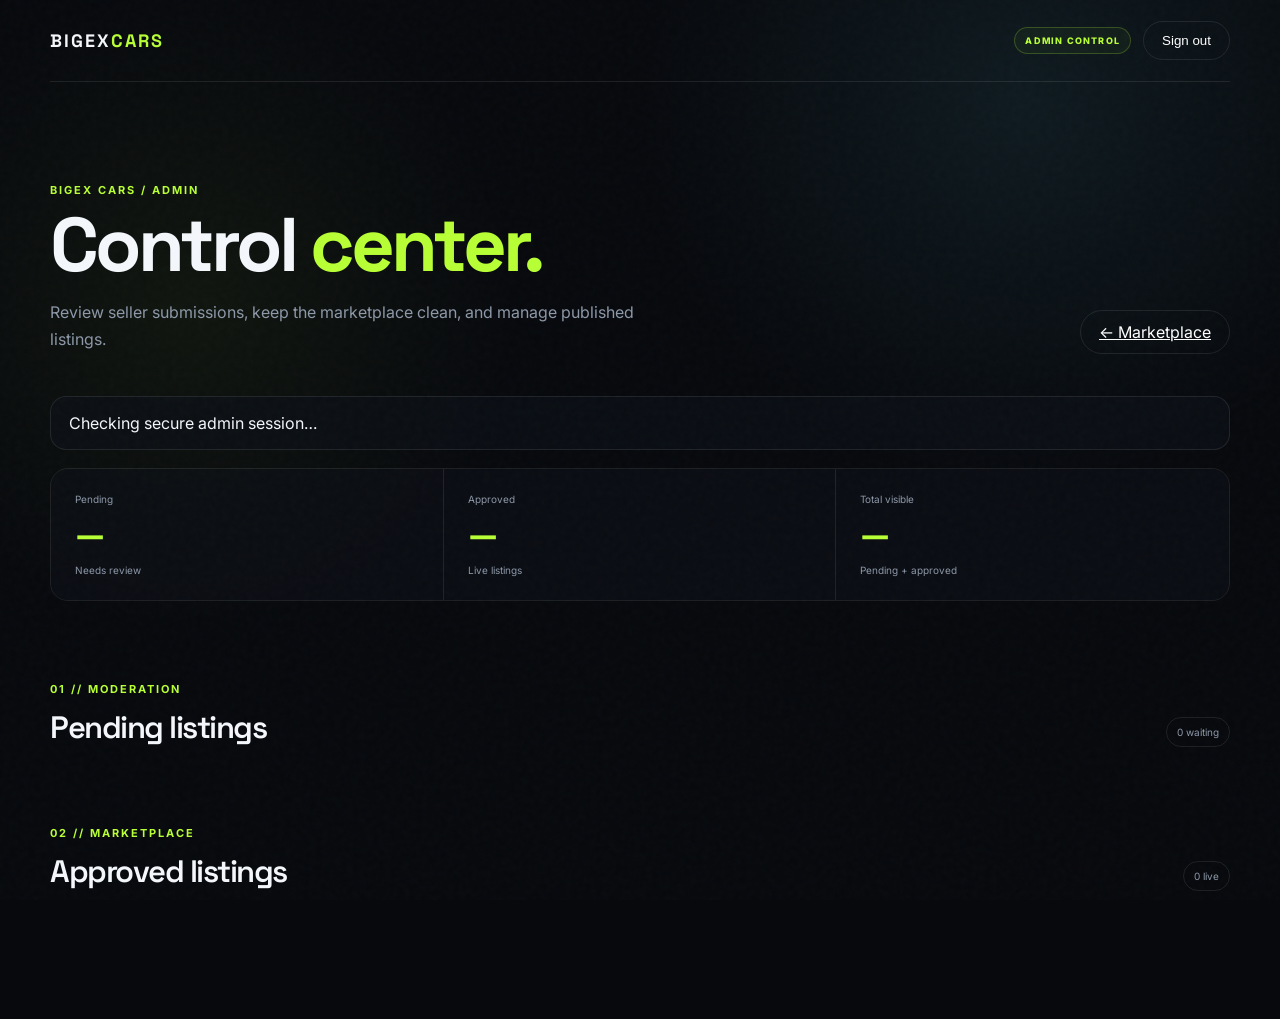
<file: admin.html>
<!doctype html>
<html lang="en">
<head>
<meta charset="utf-8"><meta name="viewport" content="width=device-width,initial-scale=1">
<meta name="description" content="Bigex Cars administration dashboard.">
<title>Admin Control Center — Bigex Cars</title>
<link rel="preconnect" href="https://fonts.googleapis.com"><link rel="preconnect" href="https://fonts.gstatic.com" crossorigin>
<link href="https://fonts.googleapis.com/css2?family=Inter:wght@400;500;600;700;800&family=Space+Grotesk:wght@500;600;700&display=swap" rel="stylesheet">
<link rel="stylesheet" href="style.css">
</head>
<body>
<div class="noise"></div>
<header class="nav container admin-nav">
  <a class="brand" href="index.html"><span>BIGEX</span><b>CARS</b></a>
  <div class="admin-nav-right"><span class="admin-pill">ADMIN CONTROL</span><button class="ghost-btn" id="signOutBtn">Sign out</button></div>
</header>

<main class="container admin-page">
  <section class="admin-hero">
    <div>
      <p class="eyebrow">BIGEX CARS / ADMIN</p>
      <h1>Control <em>center.</em></h1>
      <p>Review seller submissions, keep the marketplace clean, and manage published listings.</p>
    </div>
    <a class="ghost-btn" href="index.html">← Marketplace</a>
  </section>

  <div id="status" class="admin-status">Checking secure admin session…</div>

  <section class="admin-stats" aria-label="Marketplace statistics">
    <div><span>Pending</span><strong id="pendingCount">—</strong><small>Needs review</small></div>
    <div><span>Approved</span><strong id="approvedCount">—</strong><small>Live listings</small></div>
    <div><span>Total visible</span><strong id="totalCount">—</strong><small>Pending + approved</small></div>
  </section>

  <section class="admin-section">
    <div class="admin-section-head"><div><p class="eyebrow">01 // MODERATION</p><h2>Pending listings</h2></div><span id="pendingLabel" class="admin-count">0 waiting</span></div>
    <div id="pending" class="admin-list"></div>
  </section>

  <section class="admin-section">
    <div class="admin-section-head"><div><p class="eyebrow">02 // MARKETPLACE</p><h2>Approved listings</h2></div><span id="approvedLabel" class="admin-count">0 live</span></div>
    <div id="approved" class="admin-list"></div>
  </section>
</main>
<script type="module" src="admin.js"></script>
</body>
</html>
</file>
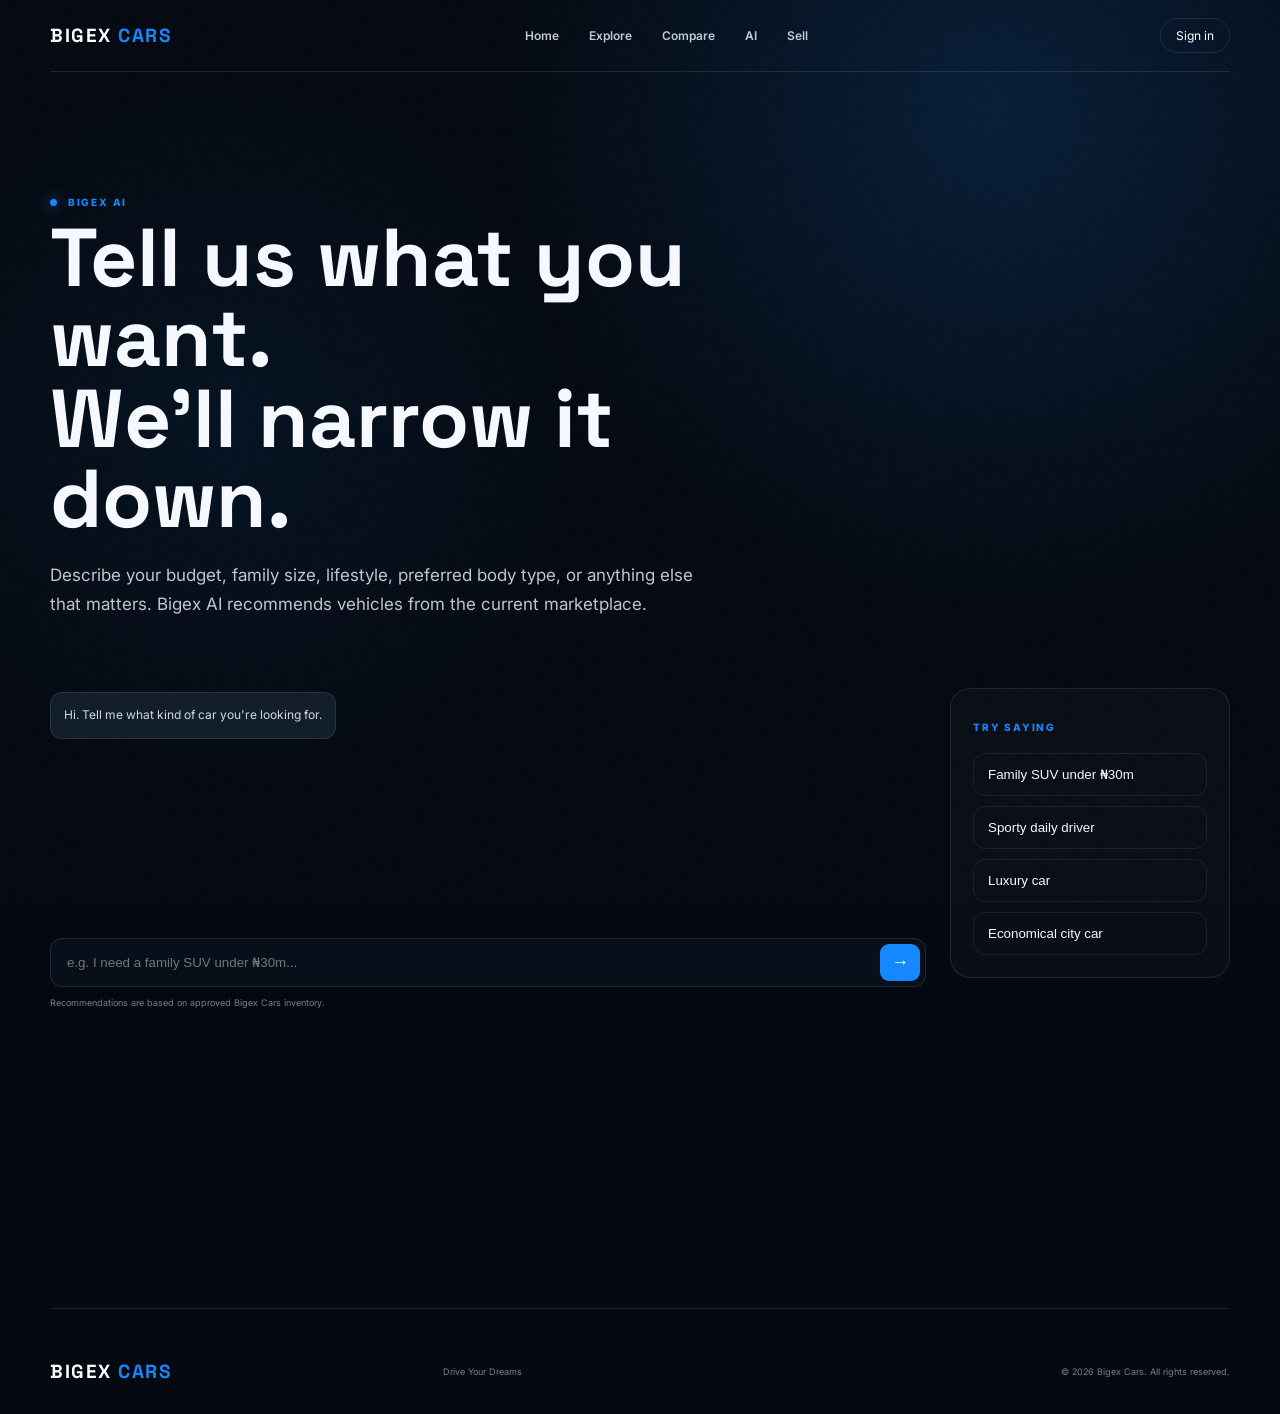
<file: ai.html>
<!DOCTYPE html>
<html lang="en">
<head><meta charset="UTF-8"><meta name="viewport" content="width=device-width, initial-scale=1.0"><meta name="description" content="Bigex AI — conversational car recommendations from the Bigex Cars marketplace."><title>Bigex AI — Bigex Cars</title><link rel="preconnect" href="https://fonts.googleapis.com"><link rel="preconnect" href="https://fonts.gstatic.com" crossorigin><link href="https://fonts.googleapis.com/css2?family=Inter:wght@400;500;600;700;800&family=Space+Grotesk:wght@500;600;700&display=swap" rel="stylesheet"><link rel="stylesheet" href="style.css"><link rel="stylesheet" href="style-v3.css"><link rel="stylesheet" href="navigation-pages.css"></head>
<body><div class="noise"></div><header class="nav container"><a class="brand" href="index.html"><span>BIGEX</span> <b>CARS</b></a><nav aria-label="Primary navigation"><a href="index.html">Home</a><a href="explore.html">Explore</a><a href="compare.html">Compare</a><a class="active" href="ai.html">AI</a><a href="sell.html">Sell</a></nav><div class="nav-actions"><a class="ghost-btn" href="login.html">Sign in</a><button class="mobile-menu-btn" id="mobileMenuBtn" type="button" aria-label="Open menu">☰</button></div></header><div class="mobile-menu" id="mobileMenu"><a href="index.html">Home</a><a href="explore.html">Explore</a><a href="compare.html">Compare</a><a href="ai.html">AI</a><a href="sell.html">Sell</a><a href="login.html">Account</a></div>
<main class="container dedicated-page"><section class="dedicated-hero"><p class="eyebrow"><span class="ai-status-dot"></span> BIGEX AI</p><h1>Tell us what you want.<br><em>We'll narrow it down.</em></h1><p>Describe your budget, family size, lifestyle, preferred body type, or anything else that matters. Bigex AI recommends vehicles from the current marketplace.</p></section><section class="ai-page-shell"><div class="ai-chat ai-chat-large"><div class="ai-chat-window" id="aiReply" aria-live="polite"><div class="ai-bubble ai-bubble-assistant">Hi. Tell me what kind of car you're looking for.</div></div><div class="ai-input"><input id="aiInput" aria-label="Describe your ideal car" autocomplete="off" placeholder="e.g. I need a family SUV under ₦30m..."><button id="aiBtn" type="button" aria-label="Send message">→</button></div><small class="ai-hint">Recommendations are based on approved Bigex Cars inventory.</small></div><aside class="ai-page-side"><p class="eyebrow">TRY SAYING</p><button data-prompt="I need a reliable family SUV under ₦30m">Family SUV under ₦30m</button><button data-prompt="I want something sporty but comfortable for daily driving">Sporty daily driver</button><button data-prompt="Find me a luxury car that feels premium">Luxury car</button><button data-prompt="I want an economical car for city driving">Economical city car</button></aside></section></main><footer class="footer container"><div class="brand"><span>BIGEX</span> <b>CARS</b></div><p>Drive Your Dreams</p><small>© 2026 Bigex Cars. All rights reserved.</small></footer><script type="module" src="ai-page.js"></script></body></html>
</file>
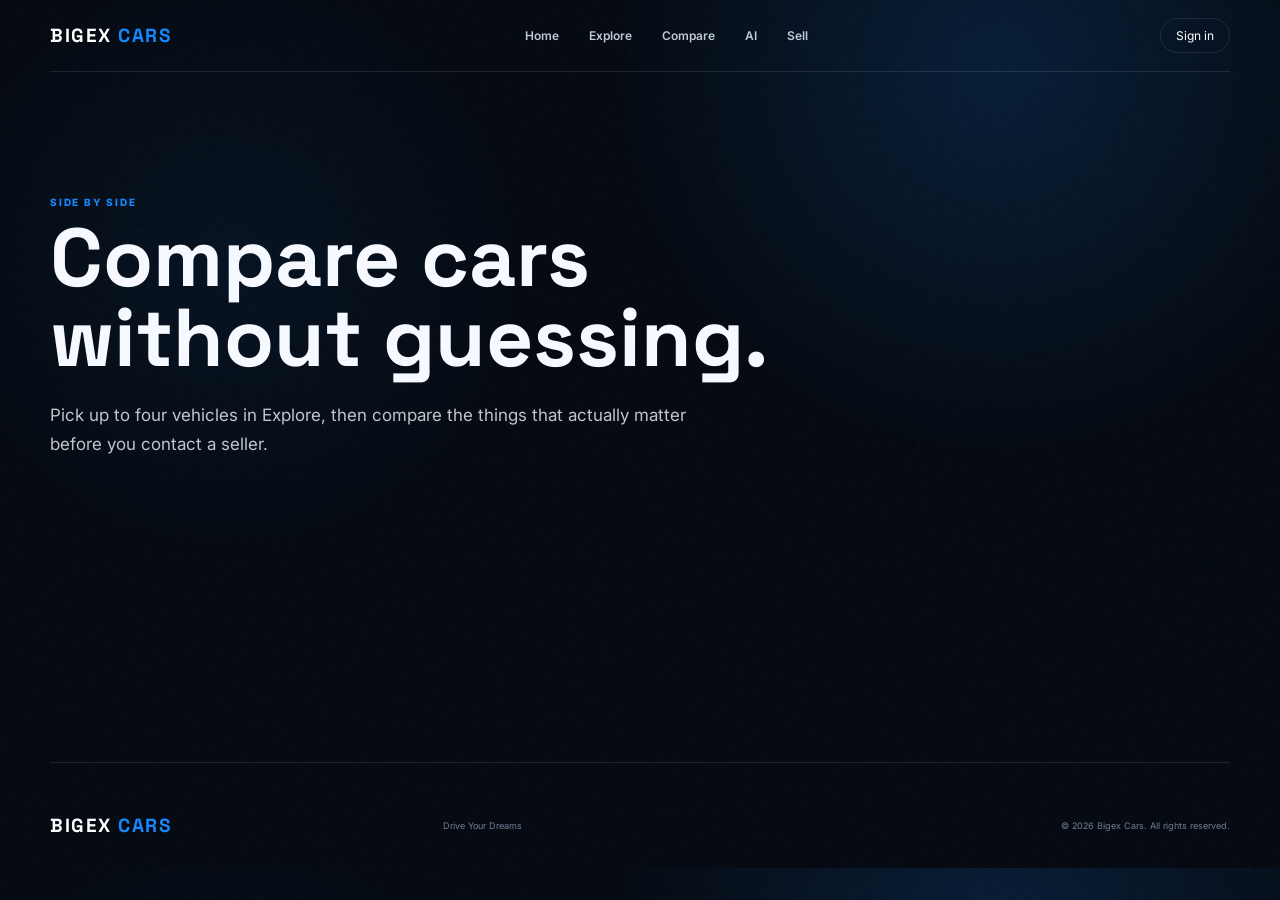
<file: compare.html>
<!DOCTYPE html>
<html lang="en"><head><meta charset="UTF-8"><meta name="viewport" content="width=device-width,initial-scale=1.0"><meta name="description" content="Compare vehicles side by side on Bigex Cars."><title>Compare Cars — Bigex Cars</title><link rel="preconnect" href="https://fonts.googleapis.com"><link rel="preconnect" href="https://fonts.gstatic.com" crossorigin><link href="https://fonts.googleapis.com/css2?family=Inter:wght@400;500;600;700;800&family=Space+Grotesk:wght@500;600;700&display=swap" rel="stylesheet"><link rel="stylesheet" href="style.css"><link rel="stylesheet" href="style-v3.css"><link rel="stylesheet" href="navigation-pages.css"></head><body><div class="noise"></div><header class="nav container"><a class="brand" href="index.html"><span>BIGEX</span> <b>CARS</b></a><nav aria-label="Primary navigation"><a href="index.html">Home</a><a href="explore.html">Explore</a><a class="active" href="compare.html">Compare</a><a href="ai.html">AI</a><a href="sell.html">Sell</a></nav><div class="nav-actions"><a class="ghost-btn" href="login.html">Sign in</a><button class="mobile-menu-btn" id="mobileMenuBtn" type="button">☰</button></div></header><div class="mobile-menu" id="mobileMenu"><a href="index.html">Home</a><a href="explore.html">Explore</a><a href="compare.html">Compare</a><a href="ai.html">AI</a><a href="sell.html">Sell</a></div><main class="container dedicated-page"><section class="dedicated-hero"><p class="eyebrow">SIDE BY SIDE</p><h1>Compare cars<br><em>without guessing.</em></h1><p>Pick up to four vehicles in Explore, then compare the things that actually matter before you contact a seller.</p></section><section class="section"><div id="compareRoot"></div></section></main><footer class="footer container"><div class="brand"><span>BIGEX</span> <b>CARS</b></div><p>Drive Your Dreams</p><small>© 2026 Bigex Cars. All rights reserved.</small></footer><script type="module" src="compare-page.js"></script></body></html>
</file>
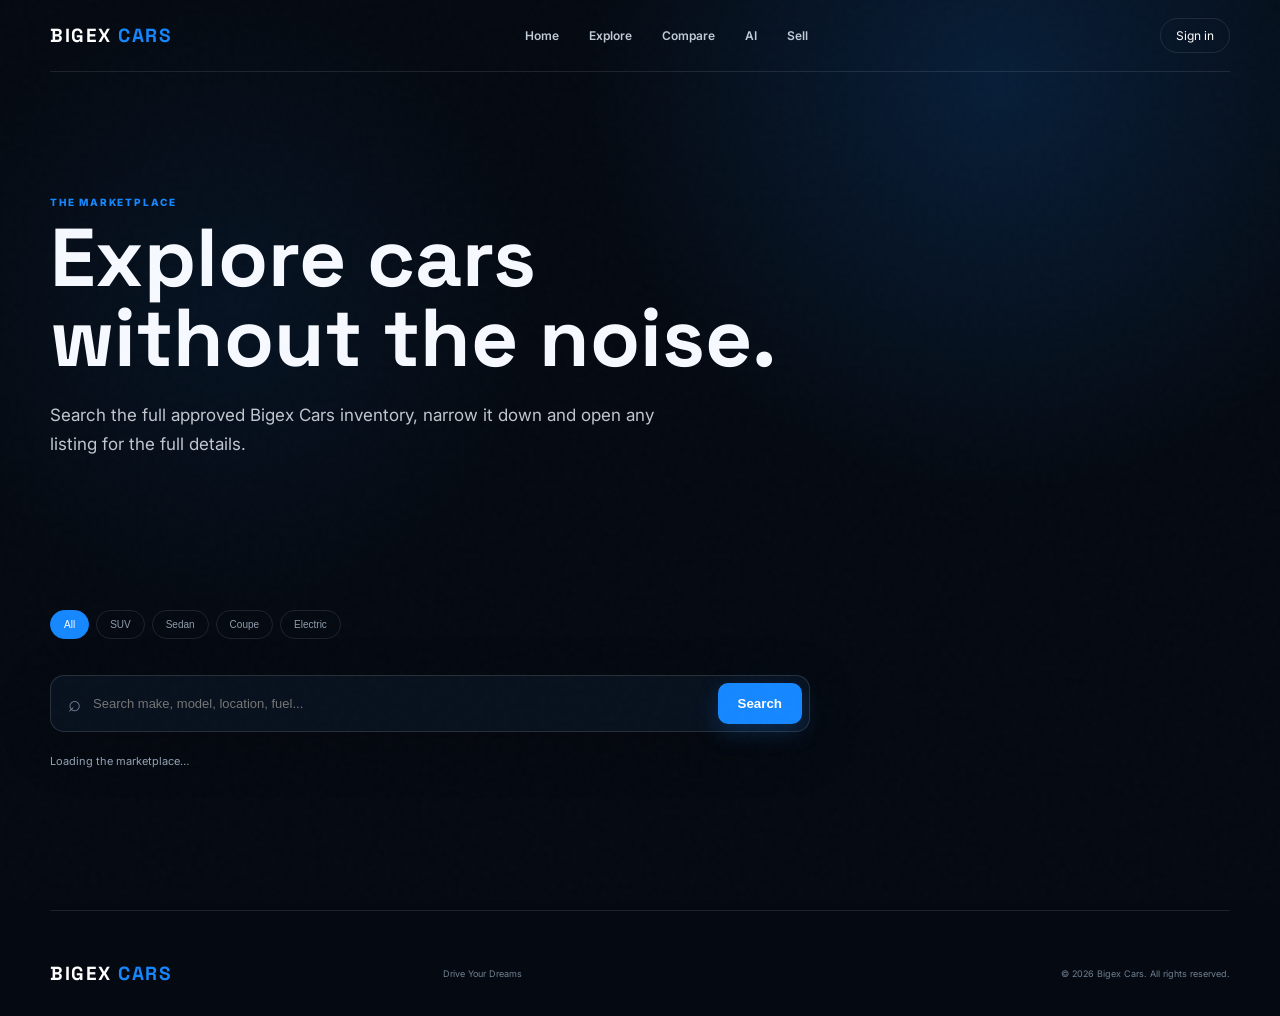
<file: explore.html>
<!DOCTYPE html>
<html lang="en"><head><meta charset="UTF-8"><meta name="viewport" content="width=device-width,initial-scale=1.0"><meta name="description" content="Explore cars on Bigex Cars."><title>Explore Cars — Bigex Cars</title><link rel="preconnect" href="https://fonts.googleapis.com"><link rel="preconnect" href="https://fonts.gstatic.com" crossorigin><link href="https://fonts.googleapis.com/css2?family=Inter:wght@400;500;600;700;800&family=Space+Grotesk:wght@500;600;700&display=swap" rel="stylesheet"><link rel="stylesheet" href="style.css"><link rel="stylesheet" href="style-v3.css"><link rel="stylesheet" href="navigation-pages.css"></head><body><div class="noise"></div><header class="nav container"><a class="brand" href="index.html"><span>BIGEX</span> <b>CARS</b></a><nav aria-label="Primary navigation"><a href="index.html">Home</a><a class="active" href="explore.html">Explore</a><a href="compare.html">Compare</a><a href="ai.html">AI</a><a href="sell.html">Sell</a></nav><div class="nav-actions"><a class="ghost-btn" href="login.html">Sign in</a><button class="mobile-menu-btn" id="mobileMenuBtn" type="button">☰</button></div></header><div class="mobile-menu" id="mobileMenu"><a href="index.html">Home</a><a href="explore.html">Explore</a><a href="compare.html">Compare</a><a href="ai.html">AI</a><a href="sell.html">Sell</a><a href="login.html">Account</a></div><main class="container dedicated-page"><section class="dedicated-hero"><p class="eyebrow">THE MARKETPLACE</p><h1>Explore cars<br><em>without the noise.</em></h1><p>Search the full approved Bigex Cars inventory, narrow it down and open any listing for the full details.</p></section><section class="section"><div class="marketplace-toolbar"><div class="filters"><button class="filter active" data-filter="all" type="button">All</button><button class="filter" data-filter="SUV" type="button">SUV</button><button class="filter" data-filter="Sedan" type="button">Sedan</button><button class="filter" data-filter="Coupe" type="button">Coupe</button><button class="filter" data-filter="Electric" type="button">Electric</button></div></div><div class="search-box page-search"><span class="search-icon">⌕</span><input id="search" type="search" placeholder="Search make, model, location, fuel..."><button id="searchBtn" type="button">Search</button></div><p class="section-subtitle" id="resultsMeta">Loading the marketplace…</p><div class="car-grid" id="carGrid" aria-live="polite"></div></section></main><footer class="footer container"><div class="brand"><span>BIGEX</span> <b>CARS</b></div><p>Drive Your Dreams</p><small>© 2026 Bigex Cars. All rights reserved.</small></footer><script type="module" src="explore-page.js"></script></body></html>
</file>
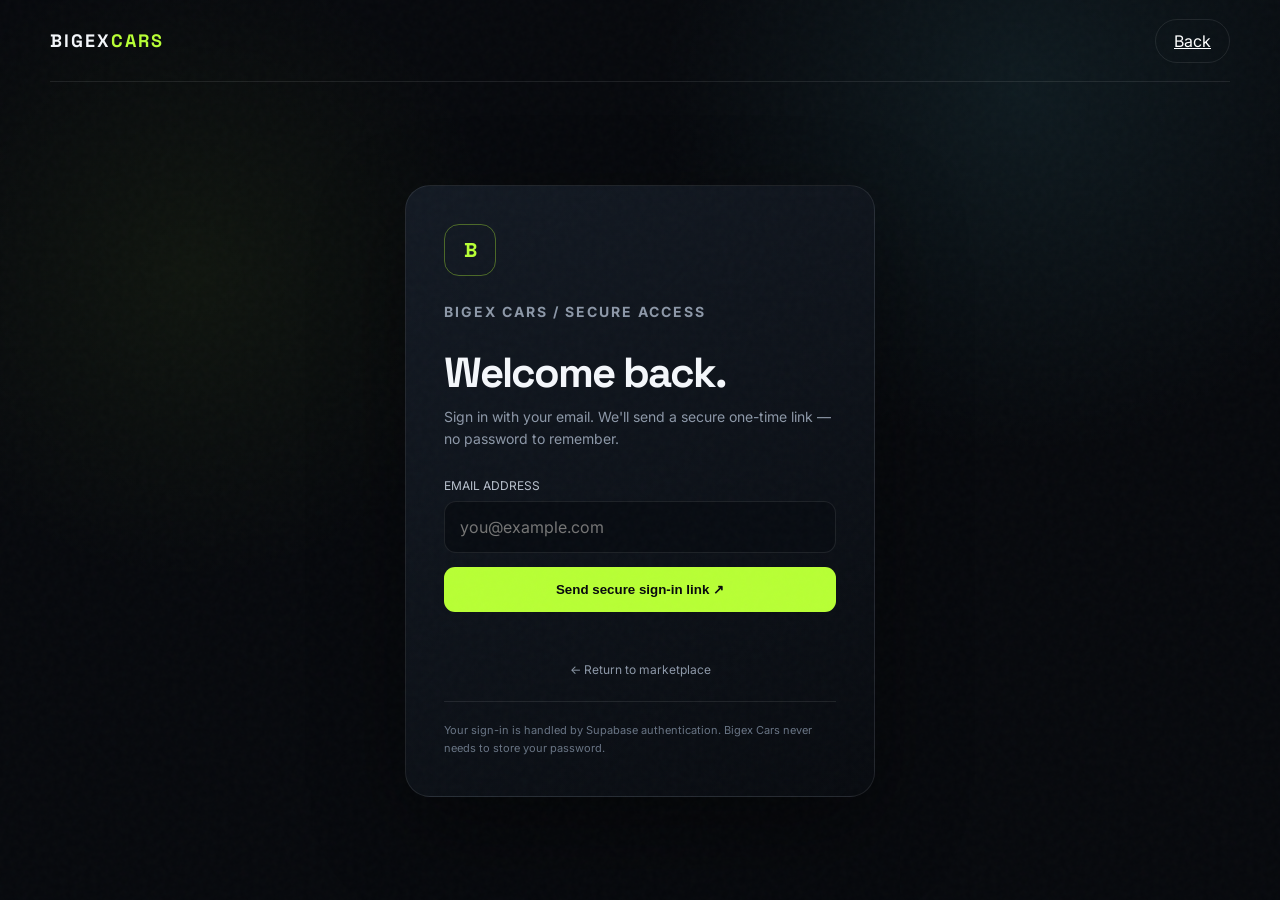
<file: login.html>
<!doctype html>
<html lang="en">
<head>
<meta charset="utf-8">
<meta name="viewport" content="width=device-width,initial-scale=1">
<meta name="description" content="Sign in securely to Bigex Cars.">
<title>Sign in — Bigex Cars</title>
<link rel="preconnect" href="https://fonts.googleapis.com">
<link rel="preconnect" href="https://fonts.gstatic.com" crossorigin>
<link href="https://fonts.googleapis.com/css2?family=Inter:wght@400;500;600;700;800&family=Space+Grotesk:wght@500;600;700&display=swap" rel="stylesheet">
<link rel="stylesheet" href="style.css">
<style>
.auth-page{min-height:calc(100vh - 82px);display:grid;place-items:center;padding:55px 0}
.auth-card{width:min(100%,470px);border:1px solid var(--line);border-radius:25px;background:linear-gradient(145deg,rgba(20,27,37,.96),rgba(8,11,16,.98));padding:38px;box-shadow:0 30px 90px rgba(0,0,0,.45)}
.auth-mark{width:52px;height:52px;display:grid;place-items:center;border:1px solid rgba(184,255,53,.35);border-radius:15px;color:var(--accent);font:700 20px 'Space Grotesk';margin-bottom:25px}
.auth-card h1{font:700 42px/1 'Space Grotesk';letter-spacing:-2px;margin:0 0 12px}
.auth-card>p{color:var(--muted);line-height:1.6;font-size:14px;margin:0 0 28px}
.auth-label{display:block;color:#b8c1cd;font-size:12px;margin-bottom:8px}
.auth-input{width:100%;box-sizing:border-box;background:#080c12;border:1px solid var(--line);border-radius:12px;padding:15px;color:white;outline:0;font:inherit}
.auth-input:focus{border-color:rgba(184,255,53,.6)}
.auth-submit{width:100%;margin-top:14px;border:0;background:var(--accent);color:#07090d;font-weight:800;padding:15px;border-radius:11px;cursor:pointer}
.auth-submit:disabled{opacity:.55;cursor:wait}
.auth-status{min-height:22px;margin:16px 0 0;font-size:13px;line-height:1.5}
.auth-status.ok{color:var(--accent)}.auth-status.error{color:#ff9a9a}
.auth-back{display:block;text-align:center;margin-top:22px;color:#8d98a8;text-decoration:none;font-size:12px}
.auth-back:hover{color:white}
.auth-note{border-top:1px solid var(--line);margin-top:24px;padding-top:20px;color:#687484;font-size:11px;line-height:1.6}
@media(max-width:520px){.auth-card{padding:28px 22px}.auth-card h1{font-size:36px}}
</style>
</head>
<body>
<div class="noise"></div>
<header class="nav container">
<a class="brand" href="index.html"><span>BIGEX</span><b>CARS</b></a>
<a class="ghost-btn" href="index.html">Back</a>
</header>
<main class="container auth-page">
<section class="auth-card">
<div class="auth-mark">B</div>
<p class="eyebrow">BIGEX CARS / SECURE ACCESS</p>
<h1>Welcome back.</h1>
<p>Sign in with your email. We'll send a secure one-time link — no password to remember.</p>
<form id="loginForm">
<label class="auth-label" for="email">EMAIL ADDRESS</label>
<input class="auth-input" id="email" type="email" autocomplete="email" placeholder="you@example.com" required>
<button class="auth-submit" id="submitBtn" type="submit">Send secure sign-in link ↗</button>
</form>
<p id="status" class="auth-status" aria-live="polite"></p>
<a class="auth-back" href="index.html">← Return to marketplace</a>
<div class="auth-note">Your sign-in is handled by Supabase authentication. Bigex Cars never needs to store your password.</div>
</section>
</main>
<script type="module" src="login.js"></script>
</body>
</html>
</file>
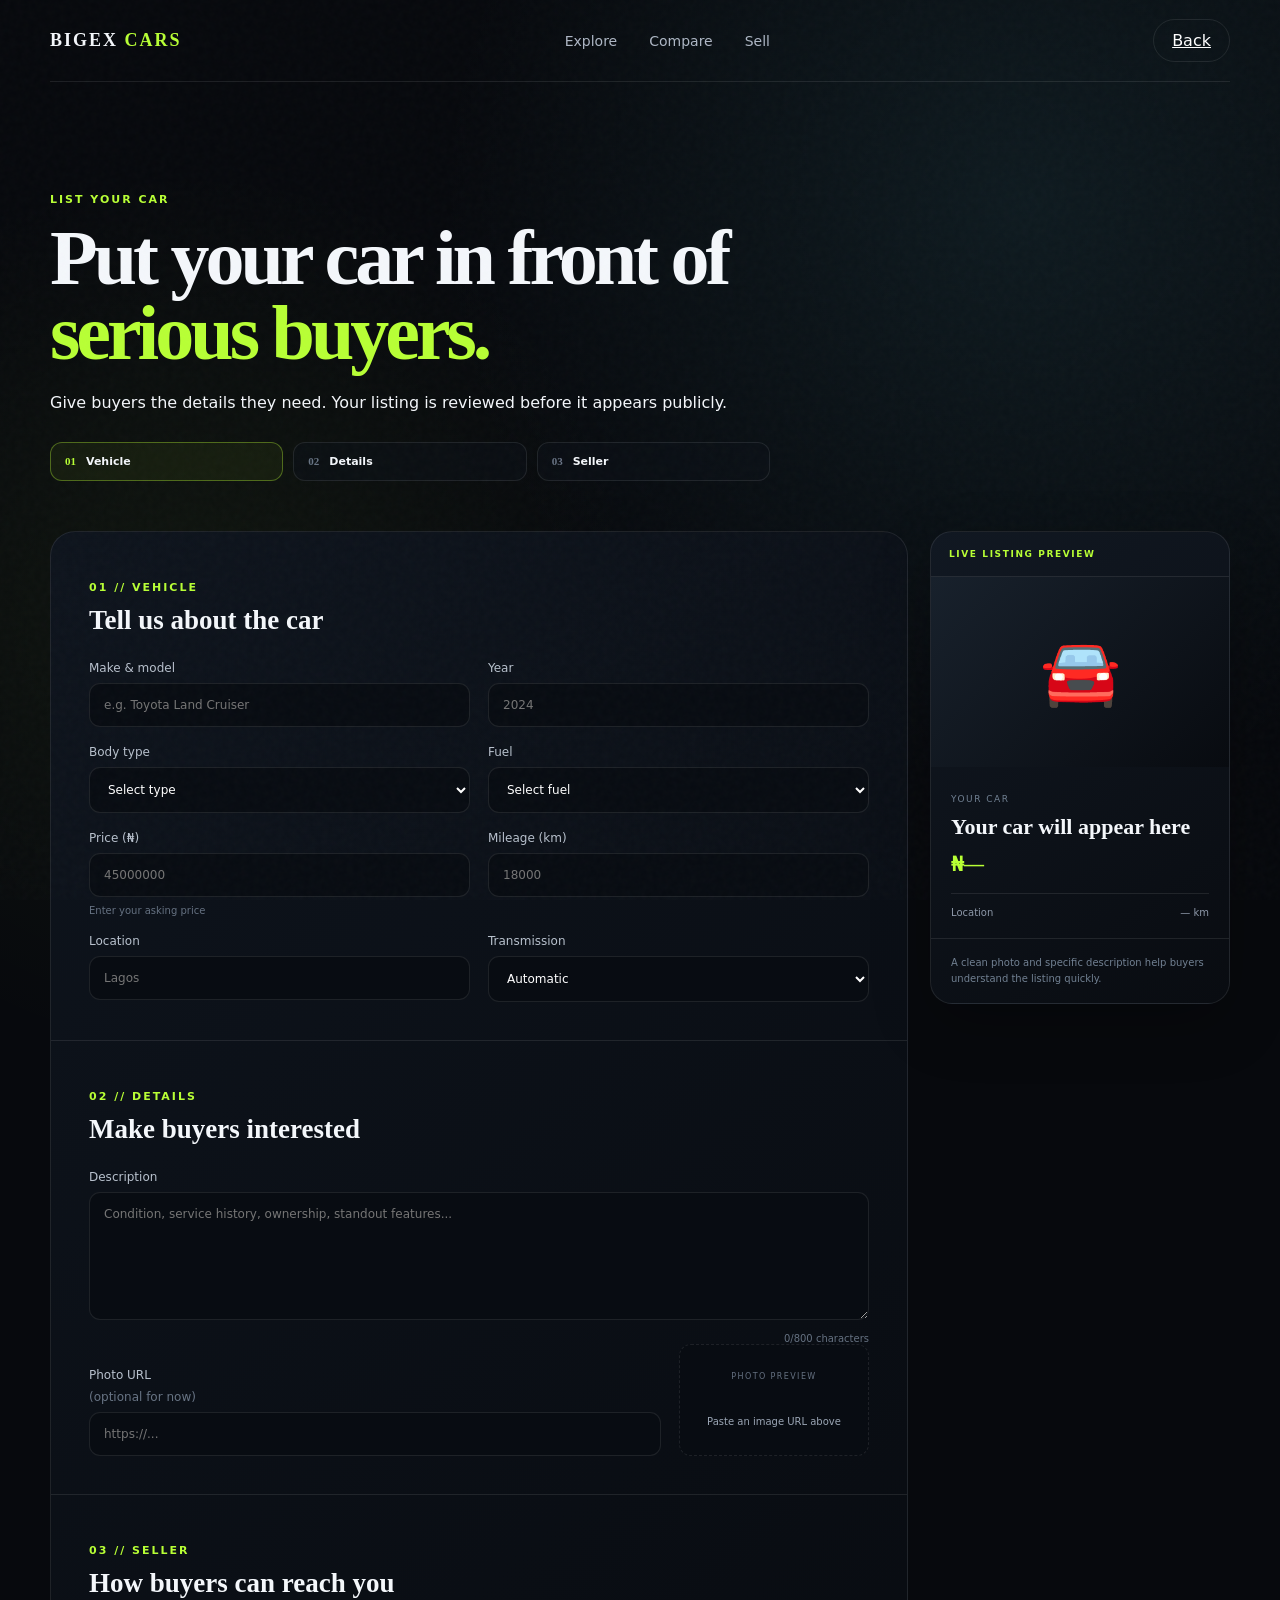
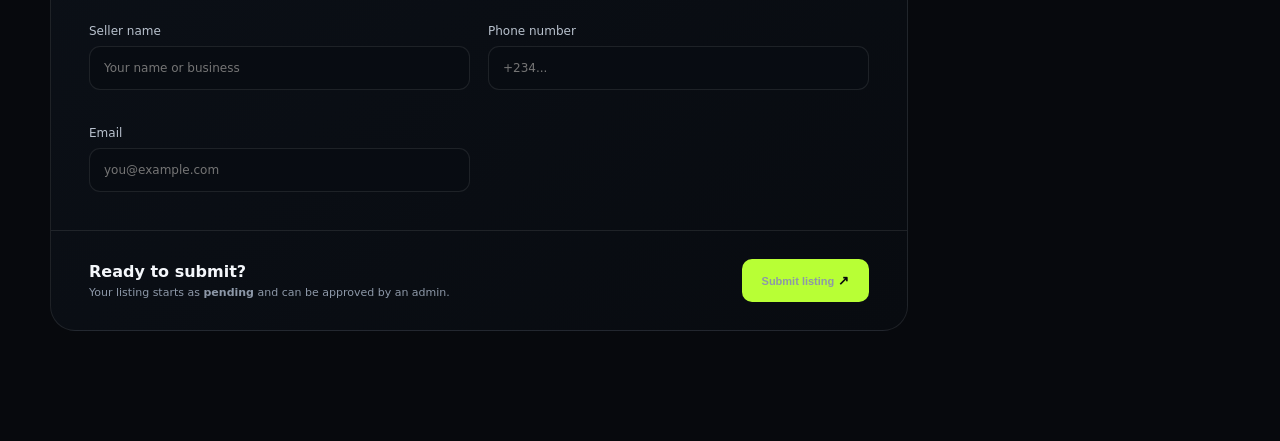
<file: sell.html>
<!DOCTYPE html>
<html lang="en">
<head>
<meta charset="UTF-8">
<meta name="viewport" content="width=device-width,initial-scale=1.0">
<meta name="description" content="List your vehicle on Bigex Cars.">
<title>List a Car — Bigex Cars</title>
<link rel="stylesheet" href="style.css">
</head>
<body>
<div class="noise"></div>
<header class="nav container">
  <a class="brand" href="index.html"><span>BIGEX</span> <b>CARS</b></a>
  <nav><a href="index.html#explore">Explore</a><a href="index.html#compare">Compare</a><a href="index.html#sell">Sell</a></nav>
  <div class="nav-actions"><a class="ghost-btn" href="index.html">Back</a><button class="mobile-menu-btn" aria-label="Open menu">☰</button></div>
</header>

<main class="container seller-page">
  <section class="seller-hero">
    <p class="eyebrow">LIST YOUR CAR</p>
    <h1>Put your car in front of <em>serious buyers.</em></h1>
    <p>Give buyers the details they need. Your listing is reviewed before it appears publicly.</p>
    <div class="sell-steps" aria-label="Listing steps">
      <div class="sell-step active"><span>01</span><strong>Vehicle</strong></div>
      <div class="sell-step"><span>02</span><strong>Details</strong></div>
      <div class="sell-step"><span>03</span><strong>Seller</strong></div>
    </div>
  </section>

  <div class="sell-layout">
    <form id="listingForm" class="listing-form">
      <div class="form-section">
        <p class="eyebrow">01 // VEHICLE</p>
        <h2>Tell us about the car</h2>
        <div class="form-grid">
          <label>Make & model<input name="name" required autocomplete="off" placeholder="e.g. Toyota Land Cruiser"></label>
          <label>Year<input name="year" type="number" min="1950" max="2030" required placeholder="2024"></label>
          <label>Body type<select name="type" required><option value="">Select type</option><option>SUV</option><option>Sedan</option><option>Coupe</option><option>Hatchback</option><option>Pickup</option><option>Van</option><option>Electric</option></select></label>
          <label>Fuel<select name="fuel" required><option value="">Select fuel</option><option>Petrol</option><option>Diesel</option><option>Hybrid</option><option>Electric</option></select></label>
          <label>Price (₦)<input name="price" type="number" min="1" required inputmode="numeric" placeholder="45000000"><small class="field-help" id="pricePreview">Enter your asking price</small></label>
          <label>Mileage (km)<input name="mileage" type="number" min="0" required inputmode="numeric" placeholder="18000"></label>
          <label>Location<input name="location" required autocomplete="address-level2" placeholder="Lagos"></label>
          <label>Transmission<select name="transmission"><option>Automatic</option><option>Manual</option></select></label>
        </div>
      </div>

      <div class="form-section">
        <p class="eyebrow">02 // DETAILS</p>
        <h2>Make buyers interested</h2>
        <label class="full">Description<textarea name="description" rows="7" maxlength="800" required placeholder="Condition, service history, ownership, standout features..."></textarea><small class="field-help char-count"><span id="charCount">0</span>/800 characters</small></label>
        <div class="image-field">
          <label class="full">Photo URL <span class="optional">(optional for now)</span><input name="image_url" type="url" placeholder="https://..."></label>
          <div id="imagePreview" class="image-preview" aria-live="polite"><span>PHOTO PREVIEW</span><strong>Paste an image URL above</strong></div>
        </div>
      </div>

      <div class="form-section">
        <p class="eyebrow">03 // SELLER</p>
        <h2>How buyers can reach you</h2>
        <div class="form-grid">
          <label>Seller name<input name="seller_name" required autocomplete="name" placeholder="Your name or business"></label>
          <label>Phone number<input name="phone" required autocomplete="tel" placeholder="+234..."></label>
          <label class="full">Email<input name="email" type="email" required autocomplete="email" placeholder="you@example.com"></label>
        </div>
      </div>

      <div class="submit-row">
        <div><strong>Ready to submit?</strong><span>Your listing starts as <b>pending</b> and can be approved by an admin.</span></div>
        <button class="primary-btn submit-listing" type="submit"><span>Submit listing</span> ↗</button>
      </div>
      <p id="formStatus" class="form-status" role="status" aria-live="polite"></p>
    </form>

    <aside class="listing-preview-card">
      <div class="preview-label">LIVE LISTING PREVIEW</div>
      <div id="summaryImage" class="summary-image">🚘</div>
      <div class="summary-body">
        <span id="summaryType" class="summary-type">YOUR CAR</span>
        <h3 id="summaryName">Your car will appear here</h3>
        <strong id="summaryPrice">₦—</strong>
        <div class="summary-meta"><span id="summaryLocation">Location</span><span id="summaryMileage">— km</span></div>
      </div>
      <div class="preview-note">A clean photo and specific description help buyers understand the listing quickly.</div>
    </aside>
  </div>
</main>
<script type="module" src="sell.js"></script>
</body>
</html>
</file>
<file: style.css>
:root{--bg:#07090d;--panel:#0d1118;--panel2:#111722;--text:#f4f7fb;--muted:#8d98a8;--line:rgba(255,255,255,.09);--accent:#b8ff35;--accent2:#69e7ff;--max:1180px}*{box-sizing:border-box}html{scroll-behavior:smooth}body{margin:0;background:radial-gradient(circle at 80% 10%,rgba(105,231,255,.08),transparent 28%),radial-gradient(circle at 15% 30%,rgba(184,255,53,.05),transparent 25%),var(--bg);color:var(--text);font-family:Inter,system-ui,sans-serif;overflow-x:hidden}.noise{position:fixed;inset:0;pointer-events:none;opacity:.025;background-image:url("data:image/svg+xml,%3Csvg viewBox='0 0 160 160' xmlns='http://www.w3.org/2000/svg'%3E%3Cfilter id='n'%3E%3CfeTurbulence type='fractalNoise' baseFrequency='.9' numOctaves='4' stitchTiles='stitch'/%3E%3C/filter%3E%3Crect width='100%25' height='100%25' filter='url(%23n)'/%3E%3C/svg%3E")}.container{width:min(var(--max),calc(100% - 40px));margin:auto}.nav{height:82px;display:flex;align-items:center;justify-content:space-between;border-bottom:1px solid var(--line)}.brand{font:700 18px 'Space Grotesk';letter-spacing:2px;color:var(--text);text-decoration:none}.brand b{color:var(--accent);font-weight:700}.nav nav{display:flex;gap:32px}.nav nav a{color:#aeb7c5;text-decoration:none;font-size:14px}.nav nav a:hover{color:white}.ghost-btn,.text-btn,.quick-tags button,.filter{background:none;border:0;color:var(--muted);cursor:pointer}.ghost-btn{border:1px solid var(--line);padding:11px 18px;border-radius:99px;color:white}.hero{min-height:620px;display:grid;grid-template-columns:1fr 1fr;align-items:center;gap:50px;padding:70px 0}.eyebrow{font-size:11px;letter-spacing:2px;color:var(--accent);font-weight:700}.pulse{display:inline-block;width:7px;height:7px;border-radius:50%;background:var(--accent);box-shadow:0 0 15px var(--accent);margin-right:8px}.hero h1{font:700 clamp(52px,7vw,86px)/.94 'Space Grotesk';letter-spacing:-4px;margin:18px 0 25px;max-width:650px}.hero h1 em{color:var(--accent);font-style:normal}.hero-text{font-size:17px;line-height:1.7;color:var(--muted);max-width:500px}.search-box{display:flex;align-items:center;background:#0d1219;border:1px solid var(--line);padding:7px;border-radius:15px;margin-top:32px;max-width:590px}.search-icon{font-size:25px;padding:0 10px;color:#718092}.search-box input{flex:1;background:none;border:0;outline:0;color:white;font-size:14px;min-width:0}.search-box button,.primary-btn{border:0;background:var(--accent);color:#07090d;font-weight:800;padding:14px 20px;border-radius:10px;cursor:pointer}.quick-tags{display:flex;gap:10px;margin-top:14px}.quick-tags button{font-size:12px;border:1px solid var(--line);padding:7px 12px;border-radius:99px}.hero-visual{position:relative;min-height:440px;display:grid;place-items:center}.orb{position:absolute;border-radius:50%;filter:blur(2px)}.orb-one{width:270px;height:270px;background:rgba(184,255,53,.12);right:5%;top:8%}.orb-two{width:210px;height:210px;background:rgba(105,231,255,.09);left:4%;bottom:5%}.car-card{width:min(100%,500px);position:relative;border:1px solid var(--line);background:linear-gradient(145deg,rgba(24,31,42,.94),rgba(8,11,16,.96));border-radius:24px;padding:16px;box-shadow:0 30px 90px rgba(0,0,0,.5);transform:rotate(2deg);animation:float 5s ease-in-out infinite}.car-top,.car-info,.specs{display:flex;justify-content:space-between;align-items:center}.car-top{font-size:9px;letter-spacing:1.5px;color:#718092}.car-top span:last-child{color:var(--accent)}.car-image{height:250px;margin:12px 0;border-radius:16px;background:radial-gradient(ellipse at 50% 65%,rgba(184,255,53,.17),transparent 42%),linear-gradient(135deg,#171e28,#07090d);display:grid;place-items:center;overflow:hidden;position:relative}.car-image:after{content:'';position:absolute;width:75%;height:30%;bottom:12%;border-radius:50%;background:rgba(0,0,0,.65);filter:blur(12px)}.car-silhouette{font-size:110px;transform:scaleX(2.2);color:#202b38;text-shadow:0 0 35px rgba(105,231,255,.25);z-index:1}.car-info p{margin:0;color:var(--accent);font-size:10px}.car-info h2{margin:5px 0 0;font:600 21px 'Space Grotesk'}.car-info strong{font-size:18px}.specs{border-top:1px solid var(--line);margin-top:14px;padding-top:13px;color:#8c98a7;font-size:10px}.stats{border-block:1px solid var(--line);display:grid;grid-template-columns:repeat(4,1fr);padding:23px 0}.stats div{display:flex;align-items:center;gap:13px;border-right:1px solid var(--line);padding-left:25px}.stats div:last-child{border:0}.stats strong{font:700 22px 'Space Grotesk';color:var(--accent)}.stats span{font-size:11px;color:var(--muted);text-transform:uppercase;letter-spacing:1px}.section{padding:110px 0}.section-head{display:flex;justify-content:space-between;align-items:end;margin-bottom:30px}.section h2,.ai-panel h2,.sell h2{font:700 clamp(32px,5vw,52px)/1.05 'Space Grotesk';letter-spacing:-2px;margin:8px 0}.text-btn{color:white}.filters{display:flex;gap:8px;margin-bottom:20px}.filter{border:1px solid var(--line);padding:9px 14px;border-radius:99px;font-size:12px}.filter.active,.filter:hover{color:#07090d;background:var(--accent);border-color:var(--accent)}.car-grid{display:grid;grid-template-columns:repeat(3,1fr);gap:16px}.listing{background:var(--panel);border:1px solid var(--line);border-radius:18px;overflow:hidden;transition:.25s}.listing:hover{transform:translateY(-5px);border-color:rgba(184,255,53,.35)}.listing-img{height:190px;background:linear-gradient(135deg,#1a222e,#080b10);display:grid;place-items:center;font-size:68px;color:#253240;overflow:hidden}.listing-img img{width:100%;height:100%;object-fit:cover;display:block}.listing-body{padding:18px}.listing-meta{display:flex;justify-content:space-between;color:var(--muted);font-size:10px;text-transform:uppercase}.listing h3{font:600 20px 'Space Grotesk';margin:10px 0}.listing-price{font-weight:700;color:var(--accent)}.listing-bottom{display:flex;justify-content:space-between;align-items:center;margin-top:18px}.heart{border:1px solid var(--line);background:none;color:white;border-radius:50%;width:34px;height:34px;cursor:pointer}.ai-panel{margin-bottom:110px;padding:55px;display:grid;grid-template-columns:1fr 1fr;gap:60px;border:1px solid var(--line);border-radius:25px;background:linear-gradient(120deg,#101720,#0a0d12)}.ai-panel h2 span{color:var(--accent)}.ai-panel>div>p:last-child{color:var(--muted);line-height:1.7}.ai-chat{align-self:center}.ai-message{background:#151d28;border:1px solid var(--line);border-radius:14px;padding:16px;font-size:13px;color:#cbd3dd;margin-bottom:12px}.ai-input{display:flex;border:1px solid var(--line);border-radius:12px;padding:5px;background:#080b10}.ai-input input{flex:1;background:none;border:0;outline:0;color:white;padding:12px}.ai-input button{width:42px;border:0;border-radius:9px;background:var(--accent);font-size:20px}.ai-chat small{display:block;color:var(--accent);margin-top:12px;line-height:1.5}.compare-section{padding-bottom:110px}.compare-box{display:grid;grid-template-columns:repeat(3,1fr);border:1px solid var(--line);border-radius:18px;overflow:hidden}.compare-box>div{padding:30px;border-right:1px solid var(--line)}.compare-box>div:last-child{border:0}.compare-box span{color:var(--accent);font-size:11px}.compare-box h3{font:600 20px 'Space Grotesk';margin:22px 0 8px}.compare-box p,.sell p{color:var(--muted);line-height:1.6;font-size:13px}.sell{display:flex;justify-content:space-between;align-items:center;gap:30px;padding:55px;border:1px solid var(--line);border-radius:25px;background:linear-gradient(110deg,rgba(184,255,53,.06),transparent)}.sell h2{max-width:700px}.sell p{max-width:650px}.footer{padding:60px 0 35px;margin-top:80px;border-top:1px solid var(--line);display:grid;grid-template-columns:1fr 1fr 1fr;align-items:center}.footer p,.footer small{color:var(--muted);font-size:11px}.footer small{text-align:right}.toast{position:fixed;bottom:24px;right:24px;background:#eef6e5;color:#0a0d0b;padding:13px 18px;border-radius:10px;font-size:12px;font-weight:700;transform:translateY(100px);transition:.3s;z-index:5}.toast.show{transform:translateY(0)}@keyframes float{0%,100%{transform:rotate(2deg) translateY(0)}50%{transform:rotate(1deg) translateY(-9px)}}@media(max-width:850px){.hero{grid-template-columns:1fr;padding:55px 0}.hero-visual{min-height:390px}.nav nav{display:none}.car-grid{grid-template-columns:1fr 1fr}.ai-panel{grid-template-columns:1fr;padding:30px}.compare-box{grid-template-columns:1fr}.compare-box>div{border-right:0;border-bottom:1px solid var(--line)}.stats{grid-template-columns:1fr 1fr;gap:18px}.stats div:nth-child(2){border:0}.footer{grid-template-columns:1fr;gap:15px}.footer small{text-align:left}}@media(max-width:520px){.container{width:min(var(--max),calc(100% - 24px))}.hero h1{font-size:50px;letter-spacing:-3px}.search-box button{padding:12px}.car-grid{grid-template-columns:1fr}.section{padding:75px 0}.sell{display:block;padding:30px}.sell .primary-btn{margin-top:15px}.quick-tags{overflow:auto}.stats div{padding-left:10px}}.seller-page{padding:70px 0 110px}.seller-hero{max-width:820px;padding:30px 0 50px}.seller-hero h1{font:700 clamp(44px,7vw,78px)/.96 'Space Grotesk';letter-spacing:-4px;margin:15px 0 22px}.seller-hero h1 em{font-style:normal;color:var(--accent)}.seller-hero>p:last-child{color:var(--muted);max-width:650px;line-height:1.7}.listing-form{border:1px solid var(--line);border-radius:25px;background:linear-gradient(140deg,#0e141d,#080b10);overflow:hidden}.form-section{padding:38px;border-bottom:1px solid var(--line)}.form-section h2{font:600 27px 'Space Grotesk';margin:6px 0 25px}.form-grid{display:grid;grid-template-columns:repeat(2,1fr);gap:18px}label{display:flex;flex-direction:column;gap:8px;color:#b8c1cd;font-size:12px}.full{margin-top:18px}.optional{color:#687484}.form-section input,.form-section select,.form-section textarea{width:100%;background:#080c12;border:1px solid var(--line);border-radius:11px;padding:14px;color:white;outline:none;font:inherit}.form-section textarea{resize:vertical}.form-section input:focus,.form-section select:focus,.form-section textarea:focus{border-color:rgba(184,255,53,.55)}.submit-row{padding:28px 38px;display:flex;justify-content:space-between;align-items:center;gap:25px}.submit-row div{display:flex;flex-direction:column;gap:5px}.submit-row span{font-size:11px;color:var(--muted)}.form-status{padding:0 38px 28px;margin:0;font-size:13px}.form-status.ok{color:var(--accent)}.form-status.error{color:#ff8e8e}@media(max-width:650px){.form-grid{grid-template-columns:1fr}.form-section,.submit-row{padding:25px}.submit-row{display:block}.submit-row .primary-btn{margin-top:18px}.seller-hero h1{letter-spacing:-2px}}

/* FRONTEND V2 — marketplace polish */
.nav-actions{display:flex;align-items:center;gap:10px}
.mobile-menu-btn{display:none;border:1px solid var(--line);background:var(--panel);color:white;border-radius:10px;width:42px;height:42px;font-size:18px;cursor:pointer}
.mobile-menu{display:none}
.marketplace-head{align-items:flex-end}
.section-subtitle{color:var(--muted);font-size:12px;margin:8px 0 0}
.marketplace-toolbar{display:flex;align-items:center;justify-content:space-between;gap:16px;margin-bottom:20px}
.clear-search{border:1px solid var(--line);background:none;color:var(--muted);border-radius:999px;padding:8px 12px;font-size:11px;cursor:pointer}
.clear-search:hover{color:white;border-color:rgba(184,255,53,.35)}
.listing{position:relative}
.listing:focus-visible{outline:2px solid var(--accent);outline-offset:3px}
.listing-img{position:relative}
.listing-img img{transition:transform .45s ease}
.listing:hover .listing-img img{transform:scale(1.045)}
.listing-badge{position:absolute;top:12px;left:12px;z-index:1;padding:6px 9px;border-radius:999px;background:rgba(7,9,13,.78);backdrop-filter:blur(8px);color:var(--accent);font-size:9px;font-weight:800;letter-spacing:.8px}
.listing-location{max-width:45%;overflow:hidden;text-overflow:ellipsis;white-space:nowrap}
.listing-spec{display:block;color:#718092;font-size:11px;line-height:1.5;margin-top:4px}
.listing-actions{display:flex;gap:7px}
.heart.is-active{background:rgba(184,255,53,.1);border-color:rgba(184,255,53,.35);color:var(--accent)}
.compare-bar{position:fixed;left:50%;bottom:18px;transform:translate(-50%,120px);width:min(700px,calc(100% - 24px));z-index:20;background:rgba(13,17,24,.96);border:1px solid rgba(184,255,53,.28);box-shadow:0 20px 60px rgba(0,0,0,.45);backdrop-filter:blur(14px);border-radius:16px;padding:12px 14px;display:flex;align-items:center;justify-content:space-between;gap:12px;transition:transform .25s ease}
.compare-bar.show{transform:translate(-50%,0)}
.compare-bar strong{font-size:12px}
.compare-bar span{display:block;color:var(--muted);font-size:10px;margin-top:3px}
.compare-bar button{border:0;background:var(--accent);color:#07090d;font-weight:800;padding:10px 14px;border-radius:9px;cursor:pointer}
.skeleton-card{height:330px;border-radius:18px;border:1px solid var(--line);background:linear-gradient(100deg,#0d1118 20%,#151c25 35%,#0d1118 50%);background-size:200% 100%;animation:skeleton 1.3s infinite}
.empty-state{grid-column:1/-1;padding:55px 20px;text-align:center;border:1px dashed var(--line);border-radius:18px;background:rgba(13,17,24,.55)}
.empty-state h3{font:600 22px 'Space Grotesk';margin:0 0 8px}
.empty-state p{color:var(--muted);font-size:13px;margin:0 0 18px}
.empty-state button{border:1px solid var(--line);background:none;color:white;padding:10px 15px;border-radius:10px;cursor:pointer}
@keyframes skeleton{to{background-position:-200% 0}}
@media(max-width:850px){
  .nav-actions .ghost-btn{display:block}
  .mobile-menu-btn{display:block}
  .mobile-menu{position:absolute;top:83px;left:12px;right:12px;z-index:30;padding:10px;border:1px solid var(--line);border-radius:16px;background:rgba(13,17,24,.98);box-shadow:0 20px 50px rgba(0,0,0,.4)}
  .mobile-menu.open{display:grid}
  .mobile-menu a{padding:14px 12px;color:#cbd3dd;text-decoration:none;border-radius:10px}
  .mobile-menu a:hover{background:#151d28;color:white}
  .marketplace-toolbar{align-items:flex-start;flex-direction:column}
  .filters{overflow-x:auto;max-width:100%;padding-bottom:3px;scrollbar-width:none}
  .filters::-webkit-scrollbar{display:none}
}
@media(max-width:520px){
  .nav-actions .ghost-btn{padding:9px 13px}
  .marketplace-head{align-items:flex-start}
  .marketplace-head .text-btn{display:none}
  .listing-body{padding:15px}
  .listing h3{font-size:18px}
  .listing-img{height:210px}
  .compare-bar{bottom:10px}
}
@media(prefers-reduced-motion:reduce){
  html{scroll-behavior:auto}
  .car-card,.listing-img img,.listing,.skeleton-card{animation:none;transition:none}
}

/* FRONTEND V2 — car detail */
.detail-page{padding:70px 0 110px}
.detail-loading{min-height:400px;display:grid;place-items:center;color:var(--muted);font-size:11px;letter-spacing:2px}
.detail-layout{display:grid;grid-template-columns:minmax(0,1fr) 320px;gap:28px;align-items:start}
.detail-main{min-width:0}
.detail-image{height:min(58vw,560px);min-height:360px;position:relative;overflow:hidden;border:1px solid var(--line);border-radius:24px;background:linear-gradient(135deg,#17202b,#080b10);display:grid;place-items:center}
.detail-image img{width:100%;height:100%;object-fit:cover;display:block}
.detail-image-fallback{font-size:8rem;color:#273645;text-shadow:0 0 40px rgba(105,231,255,.18)}
.detail-image .listing-badge{top:16px;left:16px}
.detail-heading{display:flex;justify-content:space-between;gap:24px;align-items:end;padding:30px 0 24px;border-bottom:1px solid var(--line)}
.detail-heading h1{font:700 clamp(34px,5vw,62px)/1 'Space Grotesk';letter-spacing:-2.5px;margin:10px 0 8px}
.detail-location{margin:0;color:var(--muted);font-size:12px}
.detail-price{font:700 clamp(22px,3vw,32px) 'Space Grotesk';color:var(--accent);white-space:nowrap}
.detail-spec-grid{display:grid;grid-template-columns:repeat(3,1fr);border:1px solid var(--line);border-radius:18px;overflow:hidden;margin-top:24px}
.detail-spec-grid>div{padding:20px;border-right:1px solid var(--line);border-bottom:1px solid var(--line)}
.detail-spec-grid>div:nth-child(3n){border-right:0}
.detail-spec-grid>div:nth-last-child(-n+3){border-bottom:0}
.detail-spec-grid span{display:block;color:#718092;font-size:9px;letter-spacing:1.2px;margin-bottom:9px}
.detail-spec-grid strong{font:600 15px 'Space Grotesk'}
.detail-copy{padding:34px 0 10px}
.detail-copy p:last-child{color:#aeb7c5;line-height:1.9;font-size:14px;max-width:760px}
.seller-card{position:sticky;top:24px;border:1px solid var(--line);border-radius:20px;background:linear-gradient(145deg,#111822,#090c11);padding:25px;box-shadow:0 20px 60px rgba(0,0,0,.24)}
.seller-card h2{font:600 25px 'Space Grotesk';margin:10px 0 5px}
.seller-location{color:var(--muted);font-size:12px;margin:0}
.seller-divider{height:1px;background:var(--line);margin:22px 0}
.seller-note{color:#8d98a8;font-size:12px;line-height:1.7}
.seller-actions{display:grid;gap:9px;margin-top:20px}
.seller-actions .primary-btn,.seller-actions .ghost-btn{text-align:center;text-decoration:none}
.detail-empty{padding:100px 0;text-align:center;max-width:650px;margin:auto}
.detail-empty h1{font:700 clamp(38px,6vw,64px)/1 'Space Grotesk';letter-spacing:-2px;margin:12px 0}
.detail-empty p:not(.eyebrow){color:var(--muted);line-height:1.7;margin-bottom:25px}
@media(max-width:900px){.detail-layout{grid-template-columns:1fr}.seller-card{position:static}}
@media(max-width:600px){
.detail-page{padding:35px 0 80px}.detail-image{height:70vw;min-height:260px;border-radius:18px}.detail-heading{display:block;padding:24px 0 20px}.detail-price{margin-top:15px}.detail-spec-grid{grid-template-columns:1fr 1fr}.detail-spec-grid>div:nth-child(3n){border-right:1px solid var(--line)}.detail-spec-grid>div:nth-child(2n){border-right:0}.detail-spec-grid>div:nth-last-child(-n+3){border-bottom:1px solid var(--line)}.detail-spec-grid>div:nth-last-child(-n+2){border-bottom:0}.seller-card{padding:20px}
}
/* FRONTEND V2 — sell page */
.sell-steps{display:flex;gap:10px;margin-top:30px;max-width:720px}
.sell-step{flex:1;border:1px solid var(--line);border-radius:12px;padding:12px 14px;background:rgba(13,17,24,.6);display:flex;align-items:center;gap:10px}
.sell-step span{font:700 11px 'Space Grotesk';color:#687484}.sell-step strong{font-size:11px}.sell-step.active{border-color:rgba(184,255,53,.35);background:rgba(184,255,53,.05)}.sell-step.active span{color:var(--accent)}
.sell-layout{display:grid;grid-template-columns:minmax(0,1fr) 300px;gap:22px;align-items:start}
.listing-preview-card{position:sticky;top:24px;border:1px solid var(--line);border-radius:22px;background:linear-gradient(145deg,#111822,#090c11);overflow:hidden;box-shadow:0 20px 60px rgba(0,0,0,.24)}
.preview-label{padding:17px 18px;border-bottom:1px solid var(--line);font-size:9px;letter-spacing:1.6px;color:var(--accent);font-weight:800}
.summary-image{height:190px;background:linear-gradient(135deg,#18212c,#080b10);display:grid;place-items:center;font-size:65px;color:#263443;overflow:hidden}.summary-image img{width:100%;height:100%;object-fit:cover;display:block}.summary-image.has-image{font-size:0}
.summary-body{padding:20px}.summary-type{font-size:9px;letter-spacing:1.5px;color:#718092}.summary-body h3{font:600 22px 'Space Grotesk';margin:8px 0 12px}.summary-body>strong{font:700 20px 'Space Grotesk';color:var(--accent)}
.summary-meta{display:flex;justify-content:space-between;gap:10px;border-top:1px solid var(--line);margin-top:17px;padding-top:13px;color:var(--muted);font-size:10px}.summary-meta span:first-child{max-width:55%;overflow:hidden;text-overflow:ellipsis;white-space:nowrap}
.preview-note{padding:16px 20px;border-top:1px solid var(--line);color:#718092;font-size:10px;line-height:1.6}
.field-help{color:#657181;font-size:10px}.char-count{text-align:right;display:block;margin-top:5px}.image-field{display:grid;grid-template-columns:minmax(0,1fr) 190px;gap:18px;align-items:end}.image-field .full{margin-top:18px}.image-preview{height:112px;border:1px dashed var(--line);border-radius:12px;background:#080c12;display:grid;place-items:center;text-align:center;padding:10px;overflow:hidden}.image-preview span{font-size:8px;letter-spacing:1.4px;color:#657181}.image-preview strong{font-size:10px;color:#9ba6b5;font-weight:500}.image-preview img{width:100%;height:100%;object-fit:cover}
.submit-listing:disabled{opacity:.65;cursor:wait}.submit-listing.is-loading{position:relative}.form-status:empty{display:none}
@media(max-width:900px){.sell-layout{grid-template-columns:1fr}.listing-preview-card{position:static;display:grid;grid-template-columns:180px 1fr}.listing-preview-card .preview-label{grid-column:1/-1}.summary-image{height:100%}.preview-note{grid-column:1/-1}}
@media(max-width:650px){.sell-steps{overflow:auto}.sell-step{min-width:110px}.sell-layout{gap:15px}.image-field{grid-template-columns:1fr}.image-preview{height:180px}.listing-preview-card{display:block}.summary-image{height:190px}.seller-page{padding-top:35px}.seller-hero{padding-bottom:35px}}

/* FRONTEND V2 — comparison */
.compare-bar-actions{display:flex;gap:7px;align-items:center}.compare-clear{border:1px solid var(--line)!important;background:transparent!important;color:var(--muted)!important}.compare-modal{position:fixed;inset:0;z-index:100;background:rgba(3,5,8,.78);backdrop-filter:blur(10px);display:none;align-items:center;justify-content:center;padding:20px}.compare-modal.open{display:flex}.compare-dialog{width:min(1050px,100%);max-height:min(760px,90vh);overflow:hidden;border:1px solid var(--line);border-radius:22px;background:#0b1017;box-shadow:0 30px 100px rgba(0,0,0,.65)}.compare-dialog-head{display:flex;justify-content:space-between;align-items:center;padding:24px 26px;border-bottom:1px solid var(--line)}.compare-dialog-head h2{font:700 34px 'Space Grotesk';letter-spacing:-1.5px;margin:5px 0 0}.compare-close{width:38px;height:38px;border:1px solid var(--line);border-radius:50%;background:none;color:white;font-size:24px;cursor:pointer}.compare-table-wrap{overflow:auto}.compare-table{width:100%;border-collapse:collapse;min-width:650px}.compare-table th,.compare-table td{padding:17px 18px;text-align:left;border-bottom:1px solid var(--line);font-size:12px;vertical-align:top}.compare-table thead th{background:#0e151e;position:sticky;top:0}.compare-table thead th:first-child{color:var(--muted);width:150px}.compare-table tbody th{color:#718092;font-weight:500}.compare-table tbody td{color:#e7ebf0}.compare-table tbody tr:first-child td{color:var(--accent);font:700 16px 'Space Grotesk'}.compare-table thead strong{display:block;font:600 15px 'Space Grotesk';margin-bottom:9px;max-width:180px}.remove-compare{border:0;background:none;color:#718092;padding:0;font-size:9px;cursor:pointer}.remove-compare:hover{color:#ff8e8e}
@media(max-width:600px){.compare-bar{align-items:flex-start}.compare-bar-actions{flex-shrink:0}.compare-dialog{border-radius:16px}.compare-dialog-head{padding:20px}.compare-dialog-head h2{font-size:28px}.compare-modal{padding:10px}}

/* FRONTEND V2 — admin control center */
.admin-nav-right{display:flex;align-items:center;gap:12px}.admin-pill{padding:7px 10px;border:1px solid rgba(184,255,53,.22);border-radius:999px;color:var(--accent);font-size:9px;font-weight:800;letter-spacing:1.2px;background:rgba(184,255,53,.04)}
.admin-page{padding:65px 0 110px}.admin-hero{display:flex;justify-content:space-between;align-items:end;gap:30px;padding:25px 0 42px}.admin-hero h1{font:700 clamp(48px,7vw,76px)/.95 'Space Grotesk';letter-spacing:-4px;margin:12px 0 18px}.admin-hero h1 em{font-style:normal;color:var(--accent)}.admin-hero p:not(.eyebrow){color:var(--muted);max-width:620px;line-height:1.7;margin:0}.admin-status{border:1px solid var(--line);border-radius:16px;padding:16px 18px;display:flex;align-items:center;gap:15px;background:rgba(13,17,24,.72);margin-bottom:18px}.admin-status strong{font-size:12px}.admin-status span{color:var(--muted);font-size:11px}.admin-status.success{border-color:rgba(184,255,53,.2)}.admin-status.success strong{color:var(--accent)}.admin-status.error{border-color:rgba(255,102,122,.25)}.admin-status.error strong{color:#ff8e8e}.admin-status a{margin-left:auto;color:white;font-size:11px;text-decoration:none}
.admin-stats{display:grid;grid-template-columns:repeat(3,1fr);border:1px solid var(--line);border-radius:18px;overflow:hidden;margin-bottom:70px}.admin-stats>div{padding:24px;border-right:1px solid var(--line);background:rgba(13,17,24,.55)}.admin-stats>div:last-child{border-right:0}.admin-stats span,.admin-stats small{display:block;color:var(--muted);font-size:10px}.admin-stats strong{display:block;font:700 34px 'Space Grotesk';color:var(--accent);margin:8px 0}.admin-section{margin-top:50px}.admin-section-head{display:flex;justify-content:space-between;align-items:end;margin-bottom:18px}.admin-section-head h2{font:600 31px 'Space Grotesk';letter-spacing:-1.5px;margin:7px 0 0}.admin-count{font-size:10px;color:var(--muted);border:1px solid var(--line);padding:8px 10px;border-radius:999px}.admin-list{display:grid;gap:10px}.admin-listing{display:grid;grid-template-columns:130px minmax(0,1fr) auto;gap:20px;align-items:center;border:1px solid var(--line);border-radius:18px;background:linear-gradient(145deg,#0e141d,#090c11);padding:13px;transition:.2s}.admin-listing:hover{border-color:rgba(184,255,53,.22);transform:translateY(-2px)}.admin-thumb{height:110px;border-radius:12px;overflow:hidden;background:linear-gradient(135deg,#18212c,#080b10);display:grid;place-items:center;color:#263443;font-size:45px}.admin-thumb img{width:100%;height:100%;object-fit:cover}.admin-listing-top{display:flex;align-items:center;gap:10px;margin-bottom:8px}.admin-status-badge{font-size:8px;font-weight:800;letter-spacing:1px;text-transform:uppercase;padding:5px 8px;border-radius:999px}.admin-status-badge.pending{color:#ffd37a;background:rgba(255,211,122,.08)}.admin-status-badge.approved{color:var(--accent);background:rgba(184,255,53,.08)}.admin-date{font-size:9px;color:#5f6a79}.admin-listing h3{font:600 20px 'Space Grotesk';margin:0 0 6px}.admin-meta,.admin-seller{color:var(--muted);font-size:10px;margin:0 0 6px}.admin-seller{margin-top:9px}.admin-price{display:block;color:var(--accent);font:700 16px 'Space Grotesk'}.admin-actions{display:flex;flex-direction:column;gap:7px;min-width:92px}.admin-btn{border:1px solid var(--line);padding:9px 12px;border-radius:9px;font-size:10px;font-weight:800;cursor:pointer;background:#111822;color:white}.admin-btn.approve{background:var(--accent);color:#07090d;border-color:var(--accent)}.admin-btn.reject{background:rgba(255,102,122,.08);color:#ff8e8e;border-color:rgba(255,102,122,.22)}.admin-btn.remove{color:#ff8e8e}.admin-btn:hover{filter:brightness(1.08)}.admin-empty,.admin-loading{border:1px dashed var(--line);border-radius:16px;padding:34px;text-align:center;color:var(--muted);background:rgba(13,17,24,.4)}.admin-empty strong{display:block;color:white;font:600 18px 'Space Grotesk';margin-bottom:6px}.admin-empty span{font-size:11px}
@media(max-width:700px){.admin-nav{height:auto;padding:18px 0}.admin-nav-right{gap:7px}.admin-pill{display:none}.admin-page{padding-top:35px}.admin-hero{display:block}.admin-hero .ghost-btn{display:inline-block;margin-top:20px}.admin-stats{grid-template-columns:1fr}.admin-stats>div{border-right:0;border-bottom:1px solid var(--line)}.admin-stats>div:last-child{border-bottom:0}.admin-listing{grid-template-columns:82px minmax(0,1fr)}.admin-thumb{height:82px}.admin-actions{grid-column:1/-1;display:flex;flex-direction:row;justify-content:flex-end}.admin-btn{flex:1}.admin-section-head{align-items:center}.admin-section-head h2{font-size:25px}.admin-status{align-items:flex-start;flex-direction:column;gap:5px}.admin-status a{margin-left:0;margin-top:5px}}

/* AI recommendation interactions */
.ai-recommendations{display:grid;gap:7px;margin-top:10px}
.ai-recommendation{width:100%;display:grid;grid-template-columns:1fr auto auto;gap:10px;align-items:center;text-align:left;border:1px solid var(--line);border-radius:10px;background:#0d131c;color:white;padding:10px 12px;cursor:pointer}
.ai-recommendation:hover,.ai-recommendation:focus-visible{border-color:rgba(184,255,53,.55);background:#111a23;outline:none}
.ai-recommendation strong{font:600 12px 'Space Grotesk';overflow:hidden;text-overflow:ellipsis;white-space:nowrap}
.ai-recommendation span{font-size:9px;color:var(--muted);white-space:nowrap}
.ai-recommendation::after{content:'↗';color:var(--accent);font-size:13px}
.listing.ai-highlight{border-color:var(--accent);box-shadow:0 0 0 3px rgba(184,255,53,.12),0 20px 60px rgba(184,255,53,.12);transform:translateY(-5px)}
.compare-modal{pointer-events:none}
.compare-modal.open{pointer-events:auto}

/* BIGEX INTELLIGENCE — conversational UI */
.ai-answer{color:#cbd3dd;font-size:12px;line-height:1.65;white-space:pre-wrap}
.ai-thinking{color:var(--muted)}
.ai-recommendation{grid-template-columns:minmax(0,1fr) auto;gap:3px 10px}
.ai-recommendation strong{font-size:12px}
.ai-recommendation span{font-size:9px}
.ai-recommendation small{grid-column:1/-1;color:#718092;font-size:9px;line-height:1.4}
.ai-recommendation::after{grid-column:2;grid-row:1;color:var(--accent);font-size:13px}
.ai-recommendation:disabled{opacity:.55;cursor:wait}


/* BIGEX FRONTEND V3 — Intelligence, mobile-first polish and micro-interactions */
.ai-panel{position:relative;overflow:hidden}
.ai-panel:before{content:'';position:absolute;inset:auto -80px -130px auto;width:300px;height:300px;border-radius:50%;background:rgba(184,255,53,.06);filter:blur(20px);pointer-events:none}
.ai-intro{position:relative;z-index:1}
.ai-status-dot{display:inline-block;width:7px;height:7px;border-radius:50%;background:var(--accent);box-shadow:0 0 14px var(--accent);margin-right:7px;animation:aiPulse 2s ease-in-out infinite}
.ai-suggestions{display:flex;flex-wrap:wrap;gap:8px;margin-top:24px}
.ai-suggestions button{border:1px solid var(--line);background:rgba(255,255,255,.025);color:#b9c2ce;border-radius:999px;padding:9px 12px;font-size:10px;cursor:pointer;transition:.2s ease}
.ai-suggestions button:hover,.ai-suggestions button:focus-visible{border-color:rgba(184,255,53,.45);color:var(--accent);transform:translateY(-1px);outline:none}
.ai-chat{min-width:0}
.ai-chat-window{height:330px;overflow:auto;padding:4px 4px 10px 0;display:flex;flex-direction:column;gap:10px;scroll-behavior:smooth;scrollbar-width:thin}
.ai-turn{display:flex;flex-direction:column;gap:7px;animation:aiIn .25s ease both}
.ai-turn-user{align-items:flex-end}
.ai-bubble{max-width:92%;padding:12px 14px;border-radius:15px;font-size:12px;line-height:1.55;border:1px solid var(--line)}
.ai-bubble-assistant{align-self:flex-start;background:#151d28;color:#cbd3dd;border-top-left-radius:5px}
.ai-bubble-user{align-self:flex-end;background:var(--accent);color:#07090d;border-color:var(--accent);font-weight:600;border-top-right-radius:5px}
.ai-thinking{color:var(--muted);display:flex;align-items:center;gap:5px}
.ai-dots{display:inline-flex;gap:3px;margin-left:2px}
.ai-dots i{width:4px;height:4px;border-radius:50%;background:currentColor;animation:aiDot 1s infinite ease-in-out}
.ai-dots i:nth-child(2){animation-delay:.15s}.ai-dots i:nth-child(3){animation-delay:.3s}
.ai-recommendations{margin:0 0 2px 0}
.ai-recommendation{box-shadow:0 8px 24px rgba(0,0,0,.16);transition:transform .2s ease,border-color .2s ease,background .2s ease}
.ai-recommendation:hover{transform:translateY(-2px)}
.ai-hint{display:block;color:#667383;margin-top:9px;font-size:9px}
.ai-input{box-shadow:0 8px 30px rgba(0,0,0,.2);transition:border-color .2s ease,box-shadow .2s ease}
.ai-input:focus-within{border-color:rgba(184,255,53,.4);box-shadow:0 0 0 3px rgba(184,255,53,.05),0 10px 30px rgba(0,0,0,.25)}
.ai-input button{cursor:pointer;transition:transform .15s ease,filter .15s ease}
.ai-input button:hover{transform:translateY(-1px);filter:brightness(1.08)}
.ai-input button:active{transform:scale(.94)}
.ai-input button:disabled{opacity:.55;cursor:wait}
@keyframes aiIn{from{opacity:0;transform:translateY(7px)}to{opacity:1;transform:none}}
@keyframes aiDot{0%,60%,100%{transform:translateY(0);opacity:.45}30%{transform:translateY(-3px);opacity:1}}
@keyframes aiPulse{0%,100%{opacity:1;transform:scale(1)}50%{opacity:.55;transform:scale(.82)}}

/* Mobile-first navigation and touch polish */
@media(max-width:850px){
  .container{width:min(var(--max),calc(100% - 28px))}
  .nav{height:70px}
  .nav-actions{margin-left:auto}
  .mobile-menu-btn{display:block}
  .mobile-menu{position:fixed;top:70px;left:14px;right:14px;z-index:30;display:flex;flex-direction:column;gap:3px;padding:8px;border:1px solid var(--line);border-radius:15px;background:rgba(10,13,18,.97);backdrop-filter:blur(18px);box-shadow:0 20px 50px rgba(0,0,0,.5);opacity:0;transform:translateY(-8px);pointer-events:none;transition:.2s ease}
  .mobile-menu.open{opacity:1;transform:none;pointer-events:auto}
  .mobile-menu a{color:#dbe1e8;text-decoration:none;padding:13px 14px;border-radius:10px;font-size:13px}
  .mobile-menu a:hover{background:#141b24;color:var(--accent)}
  .ghost-btn{padding:9px 14px;font-size:12px}
  .hero{gap:25px}
  .hero-visual{min-height:350px}
  .car-card{transform:rotate(1deg)}
  .section-head{gap:16px}
  .filters{overflow-x:auto;flex-wrap:nowrap;padding-bottom:3px;scrollbar-width:none}
  .filters::-webkit-scrollbar{display:none}
  .filter{flex:0 0 auto;min-height:40px;padding:10px 15px}
  .clear-search{white-space:nowrap}
  .marketplace-toolbar{align-items:flex-start}
  .listing{transition:transform .2s ease,border-color .2s ease}
  .listing:active{transform:scale(.985)}
  .heart{width:40px;height:40px}
  .compare-bar{bottom:10px}
  .ai-panel{margin-bottom:75px;padding:24px;gap:24px;border-radius:20px}
  .ai-panel h2{font-size:35px;letter-spacing:-1.5px}
  .ai-chat-window{height:300px}
  .ai-bubble{max-width:96%}
  .ai-suggestions{overflow-x:auto;flex-wrap:nowrap;scrollbar-width:none;padding-bottom:2px}
  .ai-suggestions::-webkit-scrollbar{display:none}
  .ai-suggestions button{flex:0 0 auto;min-height:40px}
  .sell{border-radius:20px}
}
@media(max-width:520px){
  .container{width:calc(100% - 24px)}
  .nav .brand{font-size:16px}
  .ghost-btn{display:none}
  .mobile-menu-btn{width:40px;height:40px}
  .hero{padding:45px 0}
  .hero h1{font-size:48px}
  .search-box{margin-top:25px}
  .search-box button{min-height:44px}
  .quick-tags button{min-height:38px}
  .listing-img{height:205px}
  .listing-body{padding:16px}
  .ai-panel{padding:20px;margin-bottom:60px}
  .ai-panel h2{font-size:31px}
  .ai-chat-window{height:280px}
  .ai-input input{padding:13px 9px}
  .ai-input button{width:46px;min-height:42px}
  .compare-bar{width:calc(100% - 18px)}
}
@media(prefers-reduced-motion:reduce){
  *,*:before,*:after{scroll-behavior:auto!important;animation-duration:.01ms!important;animation-iteration-count:1!important;transition-duration:.01ms!important}
}


/* BIGEX INTELLIGENCE — recommendation links */
.ai-recommendations{display:grid;gap:9px;margin-top:10px}
.ai-recommendation{width:100%;display:grid;grid-template-columns:72px minmax(0,1fr) 20px;gap:12px;align-items:center;text-align:left;border:1px solid var(--line);border-radius:14px;background:#0d131c;color:white;padding:8px;text-decoration:none;cursor:pointer;box-shadow:0 8px 24px rgba(0,0,0,.16);transition:transform .2s ease,border-color .2s ease,background .2s ease}
.ai-recommendation:hover,.ai-recommendation:focus-visible{transform:translateY(-2px);border-color:rgba(184,255,53,.55);background:#111a23;outline:none}
.ai-recommendation-image{height:62px;border-radius:9px;overflow:hidden;background:linear-gradient(135deg,#18212c,#080b10);display:grid;place-items:center;color:#263443;font-size:25px}
.ai-recommendation-image img{width:100%;height:100%;object-fit:cover;display:block}
.ai-recommendation-copy{min-width:0;display:grid;gap:3px}
.ai-recommendation-copy strong{font:600 12px 'Space Grotesk';overflow:hidden;text-overflow:ellipsis;white-space:nowrap}
.ai-recommendation-copy span{font-size:9px;color:var(--muted);white-space:nowrap;overflow:hidden;text-overflow:ellipsis}
.ai-recommendation-copy small{color:#718092;font-size:9px;line-height:1.4}
.ai-recommendation-arrow{color:var(--accent);font-size:14px}
@media(max-width:520px){
  .ai-recommendation{grid-template-columns:64px minmax(0,1fr) 18px;gap:10px}
  .ai-recommendation-image{height:58px}
}

/* Compare links — tap a car to open its full listing */
.compare-car-link{display:block;color:white;text-decoration:none}
.compare-car-link img{display:block;width:100%;height:88px;object-fit:cover;border-radius:10px;margin-bottom:9px;background:#080b10}
.compare-car-link:hover strong,.compare-car-link:focus-visible strong{color:var(--accent)}
.compare-car-link:focus-visible{outline:2px solid var(--accent);outline-offset:3px;border-radius:10px}
@media(max-width:600px){.compare-car-link img{height:72px}}
</file>
<file: style-v3.css>
:root{--bg:#050a12;--panel:#0b1420;--panel2:#101c2b;--text:#f6f9ff;--muted:#93a0b2;--line:rgba(255,255,255,.10);--accent:#1688ff;--accent-soft:rgba(22,136,255,.16);--success:#39d98a;--max:1180px}
*{box-sizing:border-box}html{scroll-behavior:smooth}body{margin:0;background:radial-gradient(circle at 78% 8%,rgba(22,136,255,.16),transparent 30%),radial-gradient(circle at 18% 30%,rgba(22,136,255,.07),transparent 24%),var(--bg);color:var(--text);font-family:Inter,system-ui,sans-serif;overflow-x:hidden}.noise{opacity:.018}.container{width:min(var(--max),calc(100% - 36px));margin-inline:auto}
.nav{height:72px;display:flex;align-items:center;justify-content:space-between;border-bottom:1px solid var(--line);position:relative;z-index:30}.brand{font:800 19px 'Space Grotesk',sans-serif;letter-spacing:1.5px;color:#fff;text-decoration:none}.brand b{color:var(--accent)}.nav nav{display:flex;gap:30px}.nav nav a{color:#c0cad7;text-decoration:none;font-size:12px;font-weight:600}.nav nav a:hover{color:#fff}.nav-actions{display:flex;align-items:center;gap:10px}.ghost-btn{border:1px solid var(--line);padding:9px 15px;border-radius:999px;color:#fff;text-decoration:none;font-size:12px}.mobile-menu-btn{display:none}
.hero{min-height:500px;display:grid;grid-template-columns:1.02fr .98fr;align-items:center;gap:28px;padding:54px 0 42px}.eyebrow{font-size:10px;letter-spacing:1.8px;color:var(--accent);font-weight:800}.pulse,.ai-status-dot{display:inline-block;width:7px;height:7px;border-radius:50%;background:var(--accent);box-shadow:0 0 14px rgba(22,136,255,.8);margin-right:7px}.hero h1{font:800 clamp(48px,6.2vw,78px)/.95 'Space Grotesk',sans-serif;letter-spacing:-4px;margin:16px 0 20px;max-width:620px}.hero h1 em{color:var(--accent);font-style:normal}.hero-text{font-size:15px;line-height:1.65;color:var(--muted);max-width:540px}.search-box{display:flex;align-items:center;background:rgba(9,19,31,.94);border:1px solid rgba(255,255,255,.13);padding:7px;border-radius:14px;margin-top:25px;max-width:610px;box-shadow:0 14px 50px rgba(0,0,0,.28)}.search-icon{font-size:22px;padding:0 10px;color:#718197}.search-box input{flex:1;background:none;border:0;outline:0;color:#fff;font-size:13px;min-width:0}.search-box button,.primary-btn{border:0;background:var(--accent);color:#fff;font-weight:800;padding:13px 20px;border-radius:10px;cursor:pointer;box-shadow:0 8px 25px rgba(22,136,255,.22)}.quick-tags{display:flex;gap:8px;margin-top:11px}.quick-tags button{background:transparent;color:#91a0b2;border:1px solid var(--line);padding:7px 11px;border-radius:999px;font-size:10px;cursor:pointer}.quick-tags button:hover{color:#fff;border-color:rgba(22,136,255,.5)}
.hero-visual{position:relative;min-height:390px;display:grid;place-items:center}.orb{position:absolute;border-radius:50%;filter:blur(3px)}.orb-one{width:300px;height:300px;background:rgba(22,136,255,.15);right:0;top:2%}.orb-two{width:180px;height:180px;background:rgba(57,217,138,.05);left:2%;bottom:3%}.car-card{width:min(100%,520px);position:relative;border:1px solid rgba(255,255,255,.12);background:linear-gradient(145deg,rgba(17,29,44,.97),rgba(5,10,17,.98));border-radius:20px;padding:14px;box-shadow:0 30px 90px rgba(0,0,0,.55);transform:rotate(1.2deg);animation:float 5s ease-in-out infinite}.car-top,.car-info,.specs{display:flex;justify-content:space-between;align-items:center}.car-top{font-size:8px;letter-spacing:1.4px;color:#758397}.car-top span:last-child{color:var(--success)}.car-image{height:225px;margin:10px 0;border-radius:14px;background:linear-gradient(135deg,#182535,#070c13);display:grid;place-items:center;overflow:hidden;position:relative}.car-image img{width:100%;height:100%;object-fit:cover;display:block}.car-image:after{content:'';position:absolute;inset:auto 10% 5% 10%;height:22%;border-radius:50%;background:rgba(0,0,0,.55);filter:blur(12px)}.car-info p{margin:0;color:var(--accent);font-size:9px}.car-info h2{margin:4px 0 0;font:700 20px 'Space Grotesk',sans-serif}.car-info strong{font-size:16px}.specs{border-top:1px solid var(--line);margin-top:12px;padding-top:11px;color:#8b99aa;font-size:9px}
.stats{border-block:1px solid var(--line);display:grid;grid-template-columns:repeat(4,1fr);padding:20px 0}.stats div{display:flex;align-items:center;gap:12px;border-right:1px solid var(--line);padding-left:22px}.stats div:last-child{border:0}.stats strong{font:800 20px 'Space Grotesk';color:var(--accent)}.stats span{font-size:10px;color:var(--muted);text-transform:uppercase;letter-spacing:1px}
.section{padding:82px 0}.section-head{display:flex;justify-content:space-between;align-items:end;margin-bottom:25px}.section h2,.ai-panel h2,.sell h2{font:800 clamp(30px,4.5vw,48px)/1.05 'Space Grotesk';letter-spacing:-2px;margin:7px 0}.section-subtitle{color:var(--muted);font-size:11px;margin:8px 0 0}.text-btn{background:none;border:0;color:var(--accent);font-size:11px;font-weight:700;cursor:pointer}.marketplace-toolbar{display:flex;align-items:center;justify-content:space-between;gap:15px;margin-bottom:16px}.filters{display:flex;gap:7px;overflow:auto}.filter{background:transparent;color:#8f9cac;border:1px solid var(--line);padding:8px 13px;border-radius:999px;font-size:10px;cursor:pointer;white-space:nowrap}.filter.active,.filter:hover{color:#fff;background:var(--accent);border-color:var(--accent)}.clear-search{border:1px solid var(--line);background:none;color:#9ba8b8;border-radius:999px;padding:8px 11px;font-size:10px;cursor:pointer}
.car-grid{display:grid;grid-template-columns:repeat(3,1fr);gap:14px}.listing{background:linear-gradient(145deg,#0d1724,#09111b);border:1px solid var(--line);border-radius:16px;overflow:hidden;transition:.25s;position:relative}.listing:hover{transform:translateY(-4px);border-color:rgba(22,136,255,.42);box-shadow:0 18px 45px rgba(0,0,0,.25)}.listing-img{height:190px;background:linear-gradient(135deg,#1a293a,#080e16);display:grid;place-items:center;overflow:hidden;position:relative;color:#27394c}.listing-img img{width:100%;height:100%;object-fit:cover;display:block;transition:transform .4s}.listing:hover .listing-img img{transform:scale(1.04)}.listing-badge{position:absolute;top:10px;left:10px;z-index:2;padding:5px 8px;border-radius:999px;background:rgba(5,10,17,.82);backdrop-filter:blur(8px);color:var(--success);font-size:8px;font-weight:800;letter-spacing:.8px}.listing-body{padding:15px}.listing-meta{display:flex;justify-content:space-between;color:#8491a2;font-size:9px;text-transform:uppercase}.listing-location{max-width:48%;overflow:hidden;text-overflow:ellipsis;white-space:nowrap}.listing h3{font:700 17px 'Space Grotesk';margin:8px 0}.listing-price{font-weight:800;color:#fff;font-size:15px}.listing-spec{display:block;color:#718093;font-size:9px;line-height:1.5;margin-top:4px}.listing-bottom{display:flex;justify-content:space-between;align-items:center;margin-top:14px}.listing-actions{display:flex;gap:6px}.heart{border:1px solid var(--line);background:#0a121d;color:#fff;border-radius:50%;width:32px;height:32px;cursor:pointer}.heart.is-active{background:var(--accent-soft);border-color:rgba(22,136,255,.45);color:#58a9ff}
.ai-panel{margin-bottom:80px;padding:42px;display:grid;grid-template-columns:1fr 1fr;gap:45px;border:1px solid rgba(22,136,255,.28);border-radius:22px;background:radial-gradient(circle at 10% 0%,rgba(22,136,255,.13),transparent 40%),linear-gradient(120deg,#0e1927,#08111b)}.ai-panel h2 span{color:var(--accent)}.ai-panel>div>p:last-child{color:var(--muted);line-height:1.65;font-size:13px}.ai-chat{align-self:center}.ai-chat-window{max-height:240px;overflow:auto;margin-bottom:10px}.ai-bubble{background:#111d2b;border:1px solid var(--line);border-radius:12px;padding:13px;font-size:12px;color:#d2d9e3;margin-bottom:9px}.ai-input{display:flex;border:1px solid var(--line);border-radius:12px;padding:5px;background:#07101a}.ai-input input{flex:1;background:none;border:0;outline:0;color:#fff;padding:11px}.ai-input button{width:40px;border:0;border-radius:9px;background:var(--accent);color:#fff;font-size:18px;cursor:pointer}.ai-chat small{display:block;color:#718093;margin-top:9px;font-size:9px}.ai-recommendations{display:grid;gap:7px}.ai-recommendation{display:flex;align-items:center;gap:10px;padding:8px;border:1px solid var(--line);border-radius:11px;background:#0b1521;color:#fff;text-decoration:none}.ai-recommendation-image{width:58px;height:42px;border-radius:7px;overflow:hidden;flex:0 0 auto;background:#172333}.ai-recommendation-image img{width:100%;height:100%;object-fit:cover}.ai-recommendation-copy{min-width:0;display:flex;flex-direction:column;gap:2px}.ai-recommendation-copy strong{font-size:10px}.ai-recommendation-copy span,.ai-recommendation-copy small{color:#8290a2;font-size:8px}.ai-recommendation-arrow{margin-left:auto;color:var(--accent)}
.compare-section{padding-bottom:80px}.compare-box{display:grid;grid-template-columns:repeat(3,1fr);border:1px solid var(--line);border-radius:17px;overflow:hidden;background:#09121d}.compare-box>div{padding:25px;border-right:1px solid var(--line)}.compare-box>div:last-child{border:0}.compare-box span{color:var(--accent);font-size:10px}.compare-box h3{font:700 17px 'Space Grotesk';margin:18px 0 7px}.compare-box p,.sell p{color:var(--muted);line-height:1.55;font-size:11px}
.sell{display:flex;justify-content:space-between;align-items:center;gap:25px;padding:42px;border:1px solid var(--line);border-radius:22px;background:linear-gradient(110deg,rgba(22,136,255,.09),transparent)}.sell h2{max-width:700px}.sell p{max-width:650px}.footer{padding:48px 0 28px;margin-top:60px;border-top:1px solid var(--line);display:grid;grid-template-columns:1fr 1fr 1fr;align-items:center}.footer p,.footer small{color:#718093;font-size:9px}.footer small{text-align:right}
.compare-bar{position:fixed;left:50%;bottom:15px;transform:translate(-50%,120px);width:min(700px,calc(100% - 24px));z-index:50;background:rgba(9,18,29,.96);border:1px solid rgba(22,136,255,.35);box-shadow:0 20px 60px rgba(0,0,0,.5);backdrop-filter:blur(14px);border-radius:14px;padding:11px 13px;display:flex;align-items:center;justify-content:space-between;gap:12px;transition:transform .25s}.compare-bar.show{transform:translate(-50%,0)}.compare-bar strong{font-size:11px}.compare-bar span{display:block;color:var(--muted);font-size:9px;margin-top:3px}.compare-bar-actions{display:flex;gap:6px}.compare-bar button{border:1px solid var(--line);background:#0c1724;color:#fff;border-radius:8px;padding:8px 11px;font-size:9px;cursor:pointer}.compare-bar button:last-child{background:var(--accent);border-color:var(--accent)}
.compare-modal{position:fixed;inset:0;background:rgba(1,5,9,.78);backdrop-filter:blur(10px);display:none;align-items:center;justify-content:center;padding:16px;z-index:100}.compare-modal.open{display:flex}.compare-dialog{width:min(1050px,100%);max-height:90vh;overflow:auto;background:#0a1420;border:1px solid var(--line);border-radius:20px;box-shadow:0 30px 100px rgba(0,0,0,.6);padding:24px}.compare-dialog-head{display:flex;justify-content:space-between;align-items:flex-start}.compare-close{border:1px solid var(--line);background:#0d1926;color:#fff;border-radius:9px;width:36px;height:36px;cursor:pointer;font-size:20px}.compare-table-wrap{overflow:auto;margin-top:15px}.compare-table{width:100%;border-collapse:collapse;min-width:650px}.compare-table th,.compare-table td{border-bottom:1px solid var(--line);padding:12px;text-align:left;font-size:10px}.compare-table th{color:#aeb8c6}.compare-table td{color:#e8edf4}.compare-table th:first-child{width:150px;color:var(--muted)}.compare-car-link{display:flex;flex-direction:column;gap:7px;color:#fff;text-decoration:none}.compare-car-link img{width:120px;height:65px;object-fit:cover;border-radius:7px}.remove-compare{margin-top:7px;border:0;background:none;color:#ff8f8f;font-size:8px;cursor:pointer}
.empty-state{grid-column:1/-1;padding:35px;border:1px dashed var(--line);border-radius:16px;text-align:center}.empty-state h3{font:700 20px 'Space Grotesk';margin:0 0 7px}.empty-state p{color:var(--muted);font-size:11px}.empty-state button{border:1px solid var(--line);background:#0d1926;color:#fff;border-radius:9px;padding:9px 13px;cursor:pointer}.skeleton-card{height:330px;border-radius:16px;background:linear-gradient(90deg,#0b131d 25%,#101d2a 37%,#0b131d 63%);background-size:400% 100%;animation:skeleton 1.4s infinite}
.category-strip{padding:46px 0 10px}.category-grid{display:grid;grid-template-columns:repeat(8,1fr);gap:10px}.category-card{border:1px solid var(--line);border-radius:12px;padding:17px 8px;text-align:center;background:#09131f;color:#dce5ef;text-decoration:none;font-size:9px;font-weight:700;transition:.2s}.category-card:hover{border-color:rgba(22,136,255,.5);transform:translateY(-2px);color:#fff}.category-icon{display:block;font-size:21px;margin-bottom:8px;color:var(--accent)}
@keyframes float{0%,100%{transform:rotate(1.2deg) translateY(0)}50%{transform:rotate(.4deg) translateY(-7px)}}@keyframes skeleton{0%{background-position:100% 0}100%{background-position:-100% 0}}
@media(max-width:850px){.hero{grid-template-columns:1fr;padding:45px 0 30px}.hero-visual{min-height:350px}.nav nav{display:none}.mobile-menu-btn{display:block;border:1px solid var(--line);background:#0b1420;color:#fff;border-radius:9px;width:40px;height:40px;cursor:pointer}.mobile-menu{display:none;position:absolute;top:72px;left:12px;right:12px;background:#0a1420;border:1px solid var(--line);border-radius:14px;padding:12px;z-index:40}.mobile-menu.open{display:grid;gap:5px}.mobile-menu a{color:#dbe4ef;text-decoration:none;padding:11px;border-radius:8px;font-size:12px}.mobile-menu a:hover{background:#101f30}.car-grid{grid-template-columns:1fr 1fr}.ai-panel{grid-template-columns:1fr;padding:28px}.compare-box{grid-template-columns:1fr}.compare-box>div{border-right:0;border-bottom:1px solid var(--line)}.stats{grid-template-columns:1fr 1fr;gap:14px}.stats div:nth-child(2){border:0}.category-grid{grid-template-columns:repeat(4,1fr)}.footer{grid-template-columns:1fr;gap:12px}.footer small{text-align:left}}
@media(max-width:520px){.container{width:calc(100% - 24px)}.hero h1{font-size:48px;letter-spacing:-3px}.hero-text{font-size:13px}.search-box button{padding:12px}.car-grid{grid-template-columns:1fr}.section{padding:65px 0}.car-image{height:200px}.ai-panel{padding:23px}.sell{display:block;padding:28px}.sell .primary-btn{margin-top:15px}.quick-tags{overflow:auto}.stats div{padding-left:7px}.category-grid{grid-template-columns:repeat(2,1fr)}}
/* Keep the existing seller page visually consistent with the new marketplace */
.seller-page{padding:60px 0 90px}.seller-hero{max-width:820px;padding:25px 0 45px}.seller-hero h1{font:800 clamp(42px,7vw,74px)/.96 'Space Grotesk';letter-spacing:-4px}.seller-hero h1 em{color:var(--accent);font-style:normal}.seller-hero>p:last-child{color:var(--muted);max-width:650px;line-height:1.7}.listing-form{border:1px solid var(--line);border-radius:20px;background:#09131f;overflow:hidden}.form-section{padding:32px;border-bottom:1px solid var(--line)}.form-section h2{font:700 25px 'Space Grotesk';margin:5px 0 22px}.form-grid{display:grid;grid-template-columns:repeat(2,1fr);gap:16px}label{display:flex;flex-direction:column;gap:7px;color:#aeb9c7;font-size:11px}.form-section input,.form-section select,.form-section textarea{width:100%;background:#07101a;border:1px solid var(--line);border-radius:10px;padding:12px;color:#fff;outline:none;font:inherit}.form-section input:focus,.form-section select:focus,.form-section textarea:focus{border-color:rgba(22,136,255,.55)}.submit-row{padding:24px 32px;display:flex;justify-content:space-between;align-items:center;gap:20px}.submit-row span{font-size:10px;color:var(--muted)}.form-status{padding:0 32px 24px;font-size:12px}.form-status.ok{color:var(--success)}.form-status.error{color:#ff8e8e}@media(max-width:650px){.form-grid{grid-template-columns:1fr}.form-section,.submit-row{padding:23px}.submit-row{display:block}.submit-row .primary-btn{margin-top:15px}.seller-hero h1{letter-spacing:-2px}}
/* Refined marketplace category cards: restrained automotive styling, no emoji UI. */
.category-grid{grid-template-columns:repeat(3,1fr);gap:12px}.category-card{min-height:118px;padding:18px 17px;text-align:left;display:flex;flex-direction:column;justify-content:space-between;background:linear-gradient(145deg,#0d1825,#08111b);position:relative;overflow:hidden}.category-card:after{content:'';position:absolute;width:110px;height:110px;border:1px solid rgba(255,255,255,.055);border-radius:50%;right:-42px;bottom:-48px}.category-card:hover{transform:translateY(-3px);border-color:rgba(22,136,255,.45);background:linear-gradient(145deg,#101e2e,#09131f)}.category-number{font:700 9px 'Space Grotesk',sans-serif;letter-spacing:1.2px;color:var(--accent)}.category-card strong{font:800 20px 'Space Grotesk',sans-serif;letter-spacing:-.5px;color:#f5f8fc}.category-card>span:last-child{font-size:9px;line-height:1.45;color:#77879a;max-width:180px}.category-icon{display:none}
@media(max-width:850px){.category-grid{grid-template-columns:repeat(2,1fr)}}
@media(max-width:520px){.category-grid{grid-template-columns:1fr 1fr}.category-card{min-height:105px;padding:15px}.category-card strong{font-size:17px}.category-card>span:last-child{font-size:8px}}
</file>
<file: navigation-pages.css>
.dedicated-page{padding-top:72px;min-height:70vh}.dedicated-hero{max-width:760px;padding:42px 0 52px}.dedicated-hero h1{font-family:'Space Grotesk',sans-serif;font-size:clamp(42px,7vw,82px);line-height:.98;margin:10px 0 22px}.dedicated-hero h1 em{font-style:normal}.dedicated-hero>p:last-child{max-width:650px;font-size:17px;line-height:1.7;opacity:.78}.ai-page-shell{display:grid;grid-template-columns:minmax(0,1fr) 280px;gap:24px;align-items:start}.ai-chat-large{min-height:560px}.ai-page-side{display:flex;flex-direction:column;gap:10px;padding:22px;border:1px solid rgba(255,255,255,.09);border-radius:20px;background:rgba(255,255,255,.025)}.ai-page-side button{text-align:left;padding:13px 14px;border:1px solid rgba(255,255,255,.08);border-radius:12px;background:transparent;color:inherit;cursor:pointer}.ai-page-side button:hover{background:rgba(255,255,255,.06)}.page-search{max-width:760px;margin:0 0 22px}.compare-table-wrap{overflow:auto;border:1px solid rgba(255,255,255,.09);border-radius:18px}.compare-table{width:100%;min-width:720px;border-collapse:collapse}.compare-table th,.compare-table td{padding:18px 16px;text-align:left;border-bottom:1px solid rgba(255,255,255,.07)}.compare-table th{font-weight:700}.compare-table thead th:not(:first-child){min-width:180px}.compare-table tbody th{opacity:.65}.compare-car-link{display:block;color:inherit;text-decoration:none;margin-bottom:12px}.remove-compare{border:0;background:transparent;color:inherit;opacity:.65;cursor:pointer;padding:4px 0}.compare-page-actions{display:flex;gap:12px;justify-content:flex-end;margin-top:18px}.nav nav a.active{opacity:1}.listing-bottom .ghost-btn{white-space:nowrap}.ai-turn-user{display:flex;justify-content:flex-end}.ai-bubble-user{background:rgba(255,255,255,.08);margin-left:auto}.ai-chat-window{scroll-behavior:smooth}@media(max-width:800px){.ai-page-shell{grid-template-columns:1fr}.dedicated-page{padding-top:34px}.dedicated-hero{padding-bottom:30px}.ai-page-side{order:2}.compare-page-actions{justify-content:stretch;flex-direction:column}.compare-page-actions>*{width:100%;text-align:center}.nav nav{display:none}}
</file>
